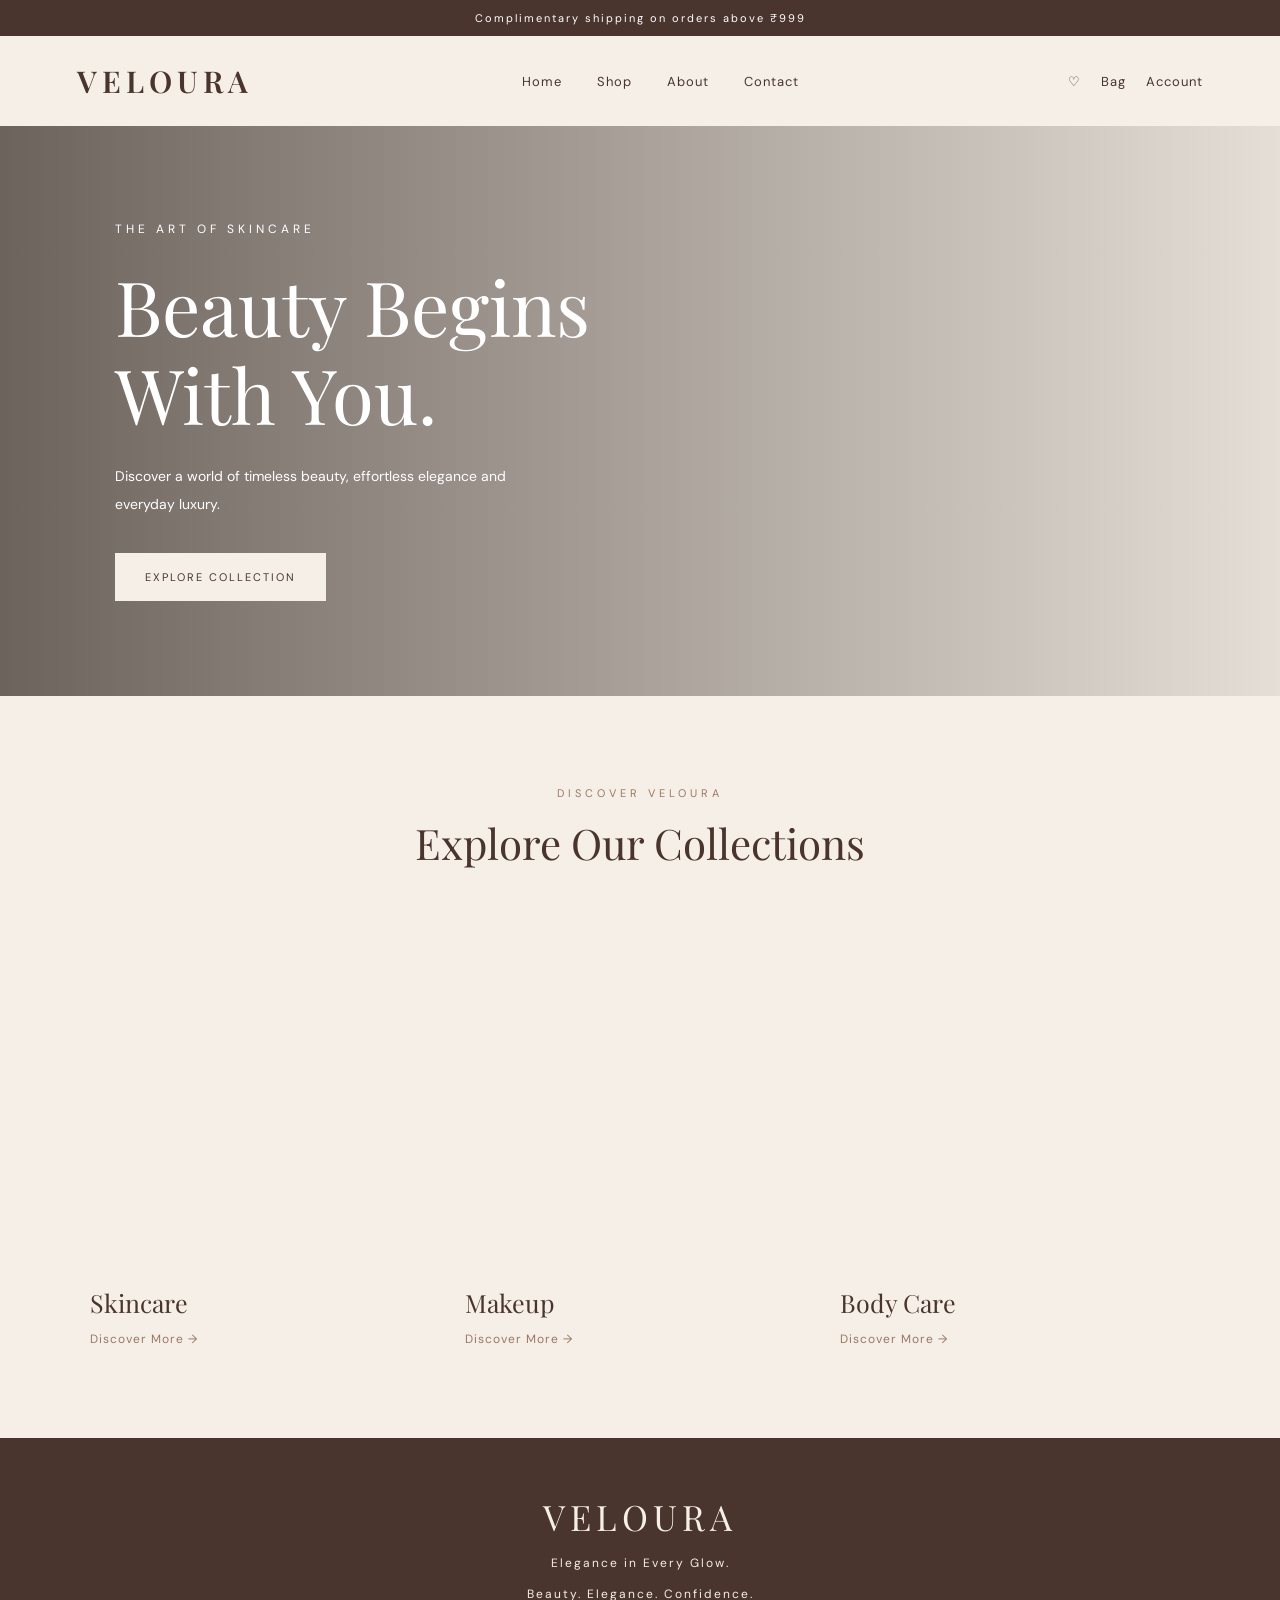
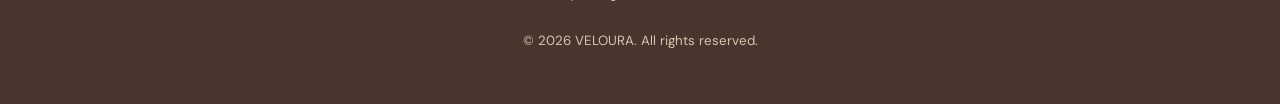
<file: index.html>
<!DOCTYPE html>
<html lang="en">
<head>
    <meta charset="UTF-8">
    <meta name="viewport" content="width=device-width, initial-scale=1.0">

    <title>VELOURA | Elegance in Every Glow</title>

    <link rel="preconnect" href="https://fonts.googleapis.com">
    <link rel="preconnect" href="https://fonts.gstatic.com" crossorigin>

    <link href="https://fonts.googleapis.com/css2?family=DM+Sans:wght@400;500;600;700&family=Playfair+Display:wght@400;500;600&display=swap" rel="stylesheet">

    <link rel="stylesheet" href="css/style.css">
</head>

<body>

    <!-- Announcement Bar -->
    <div class="announcement">
        Complimentary shipping on orders above ₹999
    </div>

    <!-- Navigation -->
    <header class="navbar">

        <a href="index.html" class="logo">VELOURA</a>

        <nav>
            <a href="index.html">Home</a>
            <a href="shop.html">Shop</a>
            <a href="about.html">About</a>
            <a href="contact.html">Contact</a>
        </nav>

        <div class="nav-icons">
            <a href="wishlist.html">♡</a>
            <a href="cart.html">Bag</a>
            <a href="account.html"
         id="accountLink">Account</a> 
        </div>

    </header>

    <!-- Hero Section -->
    <main>

        <section class="hero">

            <div class="hero-content">

                <p class="hero-label">THE ART OF SKINCARE</p>

                <h1>
                    Beauty Begins<br>
                    With You.
                </h1>

                <p class="hero-description">
                    Discover a world of timeless beauty,
                    effortless elegance and everyday luxury.
                </p>

                <a href="shop.html" class="hero-button">
                    EXPLORE COLLECTION
                </a>

            </div>

        </section>

        <!-- Categories -->
        <section class="categories">

            <p class="section-label">DISCOVER VELOURA</p>

            <h2>Explore Our Collections</h2>

            <div class="category-grid">

                <a href="shop.html?category=skincare" class="category-card">
                    <div class="category-image skincare"></div>
                    <h3>Skincare</h3>
                    <span>Discover More →</span>
                </a>

                <a href="shop.html?category=makeup" class="category-card">
                    <div class="category-image makeup"></div>
                    <h3>Makeup</h3>
                    <span>Discover More →</span>
                </a>

                <a href="shop.html?category=bodycare" class="category-card">
                    <div class="category-image bodycare"></div>
                    <h3>Body Care</h3>
                    <span>Discover More →</span>
                </a>

            </div>

        </section>

    </main>

    <!-- Footer -->
    <footer class="footer">

        <h2>VELOURA</h2>

        <p>Elegance in Every Glow.</p>

        <p>Beauty. Elegance. Confidence.</p>

        <small>© 2026 VELOURA. All rights reserved.</small>

    </footer>

    <script src="js/script.js"></script>

</body>
</html>
</file>
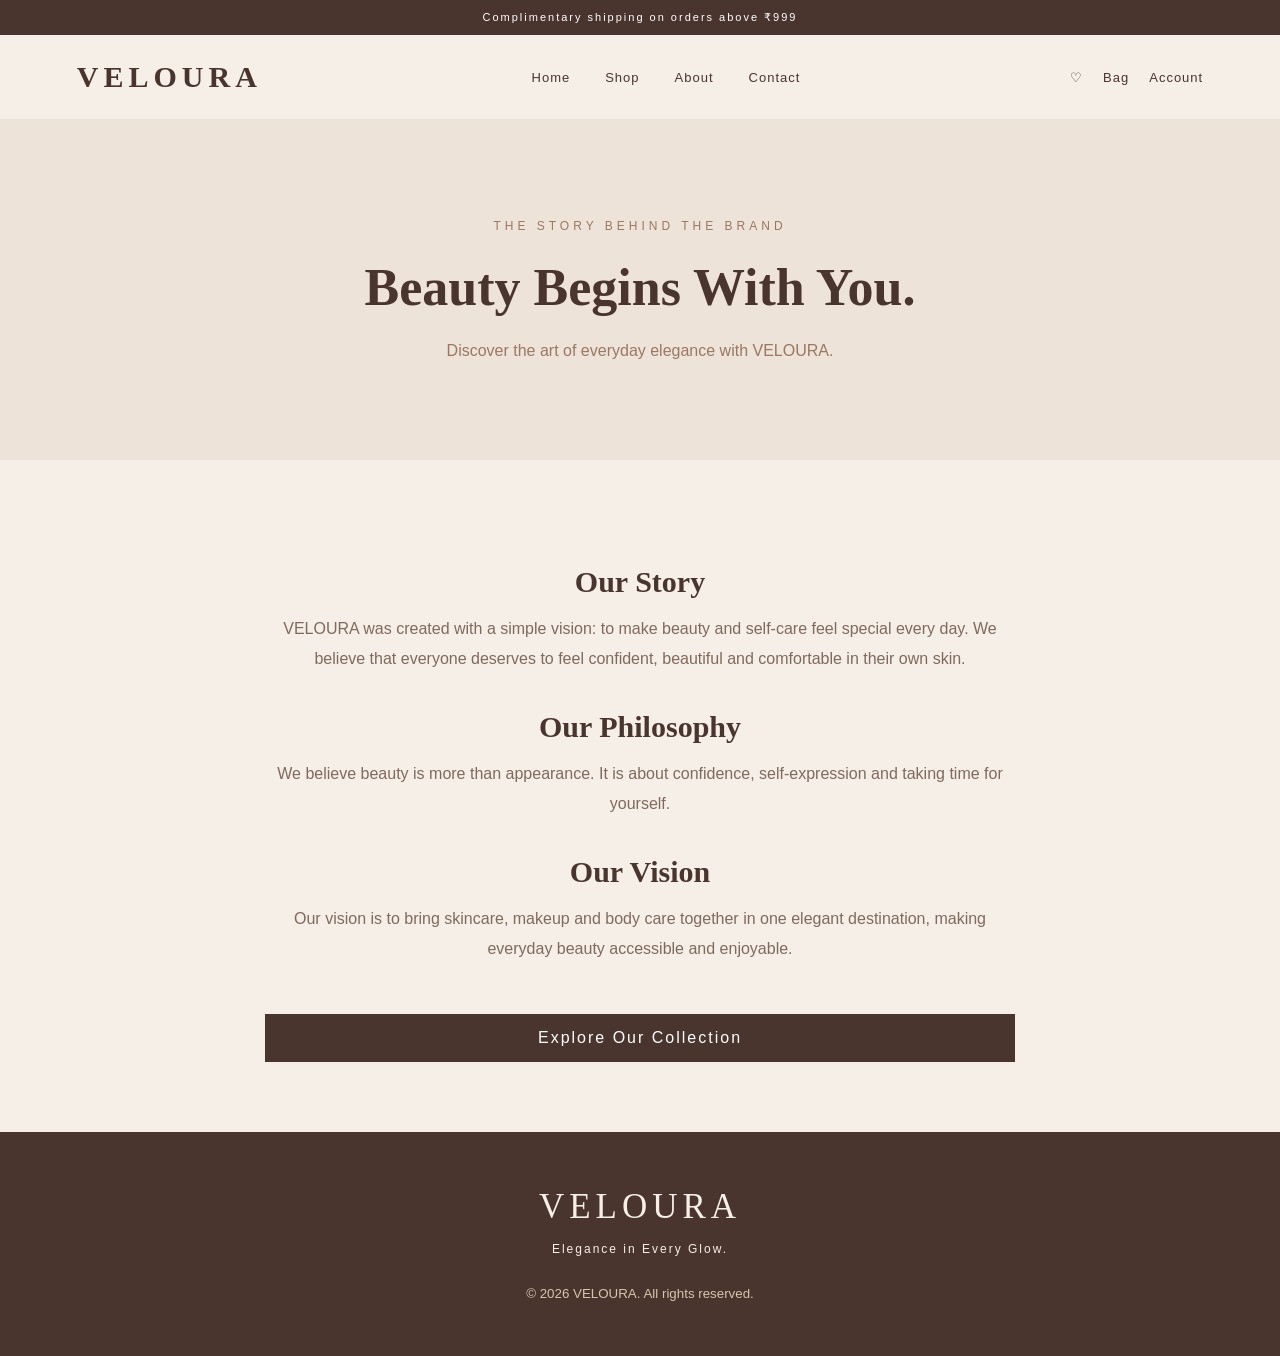
<file: about.html>
<!DOCTYPE html>
<html lang="en">
<head>
    <meta charset="UTF-8">
    <meta name="viewport" content="width=device-width, initial-scale=1.0">
    <title>About Us | VELOURA</title>
    <link rel="stylesheet" href="css/style.css">
</head>
<body>

    <div class="announcement">
        Complimentary shipping on orders above ₹999
    </div>

    <header class="navbar">
        <a href="index.html" class="logo">VELOURA</a>
        <nav>
            <a href="index.html">Home</a>
            <a href="shop.html">Shop</a>
            <a href="about.html">About</a>
            <a href="contact.html">Contact</a>
        </nav>
        <div class="nav-icons">
            <a href="wishlist.html">♡</a>
            <a href="cart.html">Bag</a>
            <a href="account.html">Account</a>
        </div>
    </header>

    <main class="about-page">

        <section class="about-hero">
            <p>THE STORY BEHIND THE BRAND</p>
            <h1>Beauty Begins With You.</h1>
            <p>Discover the art of everyday elegance with VELOURA.</p>
        </section>

        <section class="about-content">
            <h2>Our Story</h2>
            <p>
                VELOURA was created with a simple vision:
                to make beauty and self-care feel special every day.
                We believe that everyone deserves to feel confident,
                beautiful and comfortable in their own skin.
            </p>

            <h2>Our Philosophy</h2>
            <p>
                We believe beauty is more than appearance.
                It is about confidence, self-expression and
                taking time for yourself.
            </p>

            <h2>Our Vision</h2>
            <p>
                Our vision is to bring skincare, makeup and
                body care together in one elegant destination,
                making everyday beauty accessible and enjoyable.
            </p>

            <a href="shop.html" class="auth-button">
                Explore Our Collection
            </a>
        </section>

    </main>

    <footer class="footer">
        <h2>VELOURA</h2>
        <p>Elegance in Every Glow.</p>
        <small>© 2026 VELOURA. All rights reserved.</small>
    </footer>

</body>
</html>
</file>
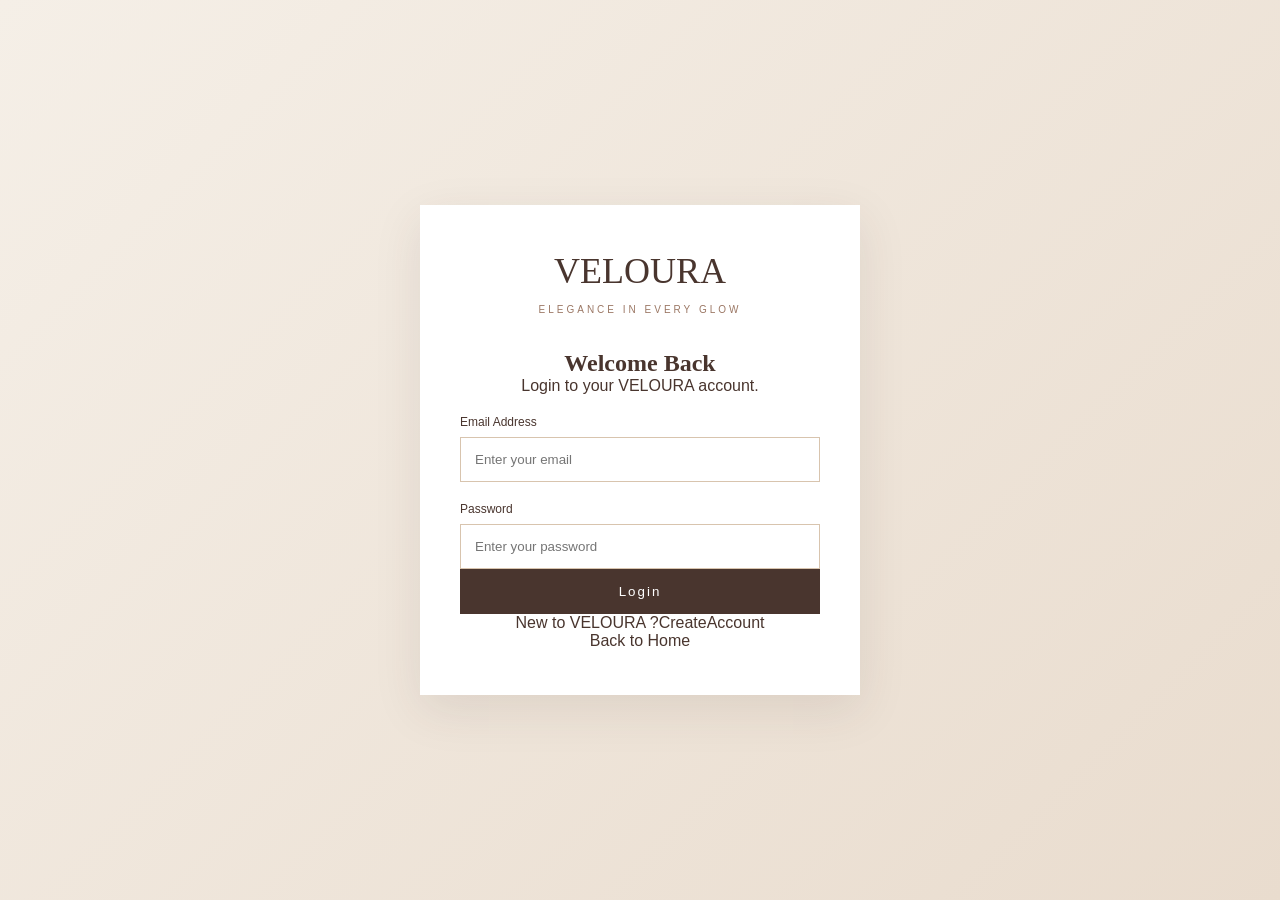
<file: account.html>
<!DOCTYPE html>
<html lang="en">
<head>
    <meta charset="UTF-8">
    <meta name="viewport" content="width=device-width, initial-scale=1.0">
    <title>My Account | VELOURA</title>
    <link rel="stylesheet" href="css/style.css">
</head>

<body class="auth-page">

    <div class="auth-container">

        <h1>VELOURA</h1>
        <p class="auth-tagline">ELEGANCE IN EVERY GLOW</p>

        <h2>My Account</h2>

        <div class="account-details">
            <h3>Personal Information</h3>

            <p>Name</p>
            <h3 id="customerName">Loading...</h3>

            <p>Email Address</p>
            <h3 id="customerEmail">Loading...</h3>
        </div>

        <div class="account-menu">
            <a href="wishlist.html">My Wishlist</a>
            <a href="cart.html">My Bag</a>
            <a href="orders.html">My Orders</a>
        </div>

        <button type="button" id="logoutButton" class="auth-button">
            Logout
        </button>

        <p><a href="index.html">Back to Home</a></p>

    </div>

    <script src="js/script.js"></script>

</body>
</html>
</file>
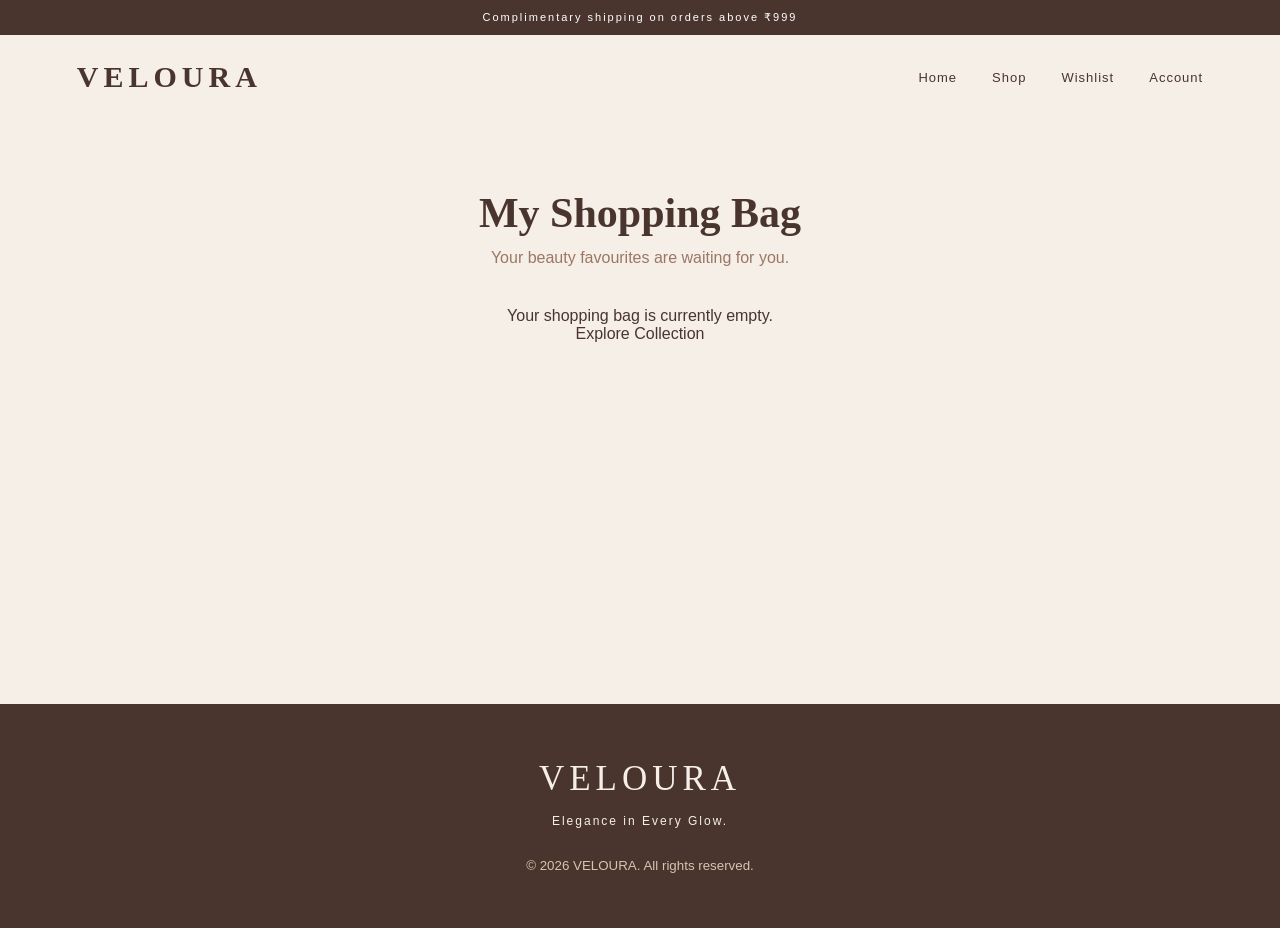
<file: cart.html>
<!DOCTYPE html>
<html lang="en">
<head>
    <meta charset="UTF-8">
    <meta name="viewport" content="width=device-width, initial-scale=1.0">
    <title>My Bag | VELOURA</title>
    <link rel="stylesheet" href="css/style.css">
</head>
<body>

    <div class="announcement">
        Complimentary shipping on orders above ₹999
    </div>

    <header class="navbar">
        <a href="index.html" class="logo">VELOURA</a>
        <nav>
            <a href="index.html">Home</a>
            <a href="shop.html">Shop</a>
            <a href="wishlist.html">Wishlist</a>
            <a href="account.html">Account</a>
        </nav>
    </header>

    <main class="wishlist-page">
        <h1>My Shopping Bag</h1>
        <p>Your beauty favourites are waiting for you.</p>

        <div id="cartContainer">
            <p>Your shopping bag is currently empty.</p>
            <a href="shop.html">Explore Collection</a>
        </div>
    </main>

    <footer class="footer">
        <h2>VELOURA</h2>
        <p>Elegance in Every Glow.</p>
        <small>© 2026 VELOURA. All rights reserved.</small>
    </footer>

    <script src="js/script.js"></script>
</body>
</html>
</file>
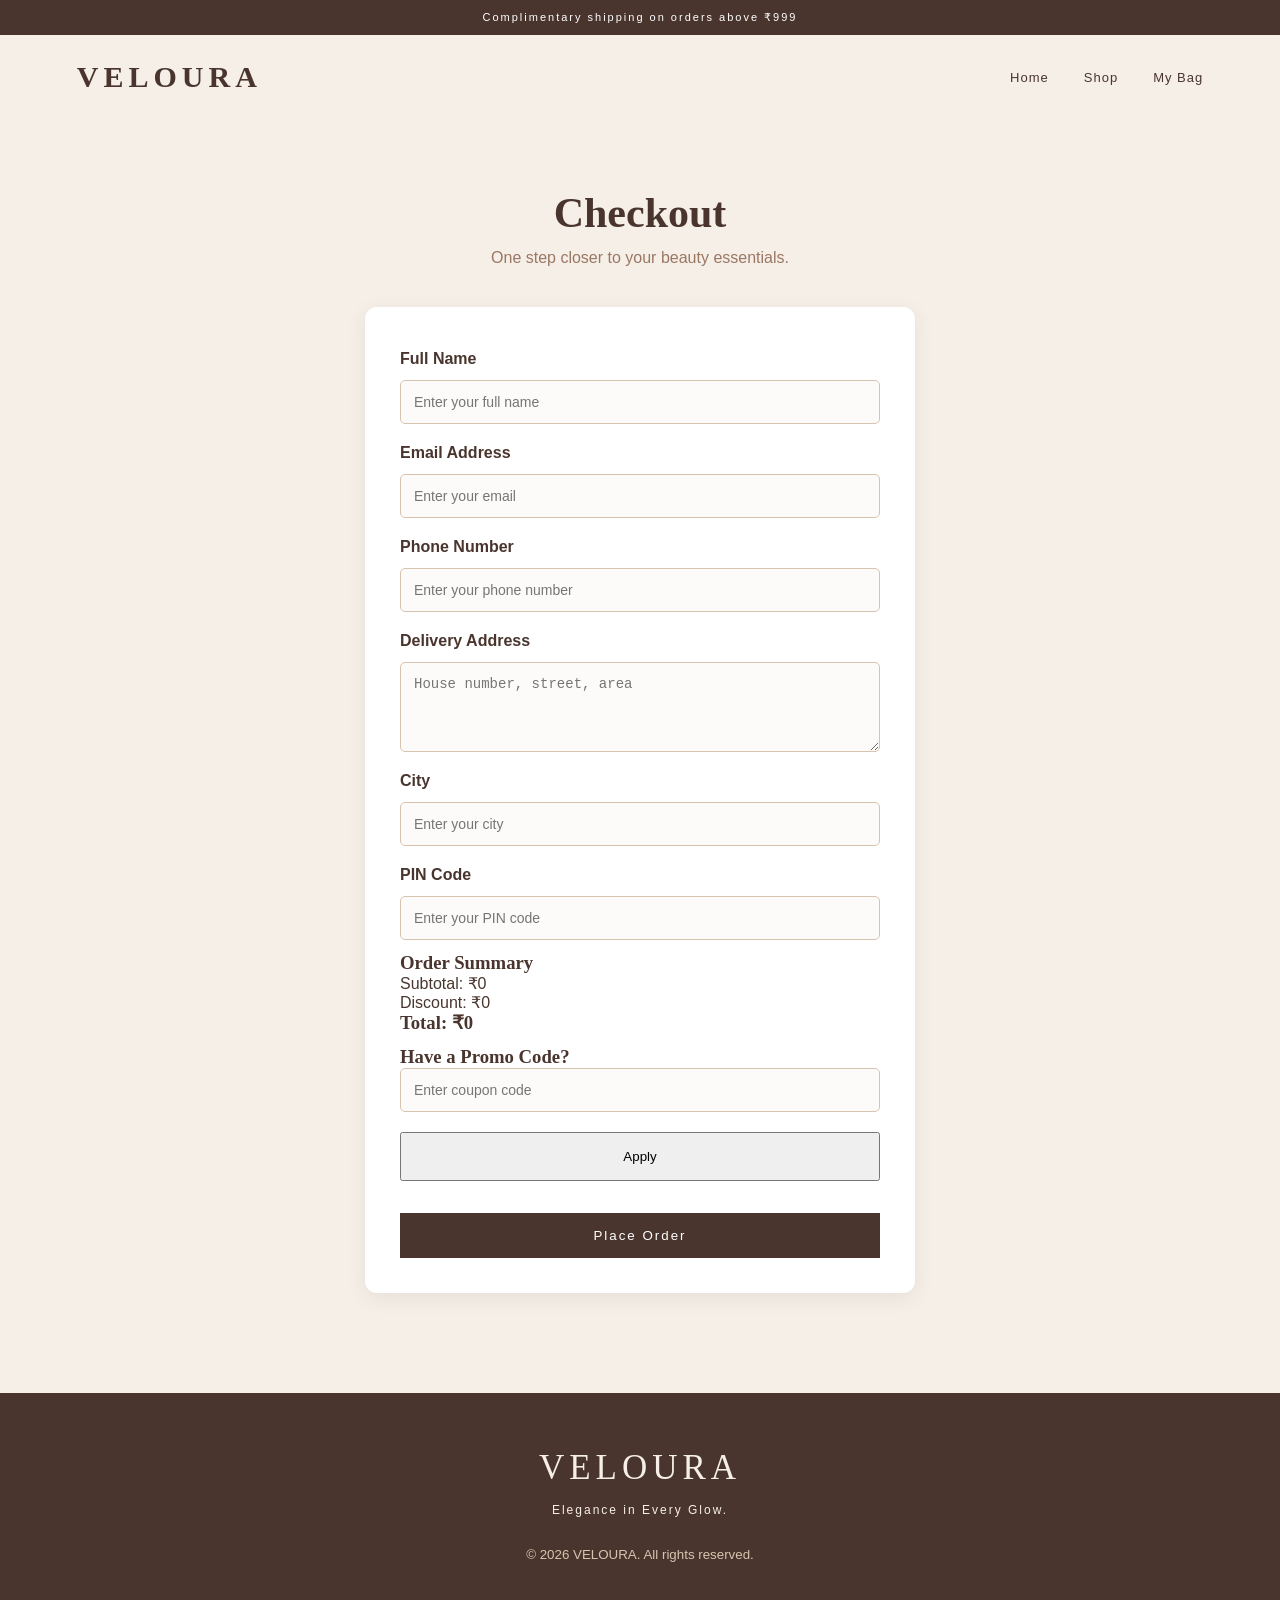
<file: checkout.html>
<!DOCTYPE html>
<html lang="en">
<head>
    <meta charset="UTF-8">
    <meta name="viewport" content="width=device-width, initial-scale=1.0">
    <title>Checkout | VELOURA</title>
    <link rel="stylesheet" href="css/style.css">
</head>
<body>

    <div class="announcement">
        Complimentary shipping on orders above ₹999
    </div>

    <header class="navbar">
        <a href="index.html" class="logo">VELOURA</a>
        <nav>
            <a href="index.html">Home</a>
            <a href="shop.html">Shop</a>
            <a href="cart.html">My Bag</a>
        </nav>
    </header>

    <main class="wishlist-page">
        <h1>Checkout</h1>
        <p>One step closer to your beauty essentials.</p>

        <div id="checkoutContainer">
            <form id="checkoutForm">

                <label for="fullName">Full Name</label>
                <input type="text" id="fullName" placeholder="Enter your full name" required>

                <label for="checkoutEmail">Email Address</label>
                <input type="email" id="checkoutEmail" placeholder="Enter your email" required>

                <label for="phone">Phone Number</label>
                <input type="tel" id="phone" placeholder="Enter your phone number" required>

                <label for="address">Delivery Address</label>
                <textarea id="address" placeholder="House number, street, area" required></textarea>

                <label for="city">City</label>
                <input type="text" id="city" placeholder="Enter your city" required>

                <label for="pincode">PIN Code</label>
                <input type="text" id="pincode" placeholder="Enter your PIN code" required>

                <div class="checkout-summary">

    <h3>Order Summary</h3>

    <p>Subtotal: ₹<span id="checkoutSubtotal">0</span></p>

    <p>Discount: ₹<span id="checkoutDiscount">0</span></p>

    <h3>Total: ₹<span id="checkoutTotal">0</span></h3>

</div>
                    <div class="coupon-section">
    <h3>Have a Promo Code?</h3>

    <div class="coupon-input">
        <input
            type="text"
            id="couponCode"
            placeholder="Enter coupon code"
        >

        <button type="button" onclick="applyCoupon()">
            Apply
        </button>
    </div>

    <p id="couponMessage"></p>
</div>
<button type="submit" class="auth-button">
                    Place Order
                </button>

            </form>
        </div>
    </main>

    <footer class="footer">
        <h2>VELOURA</h2>
        <p>Elegance in Every Glow.</p>
        <small>© 2026 VELOURA. All rights reserved.</small>
    </footer>

    <script src="js/script.js"></script>
</body>
</html>
</file>
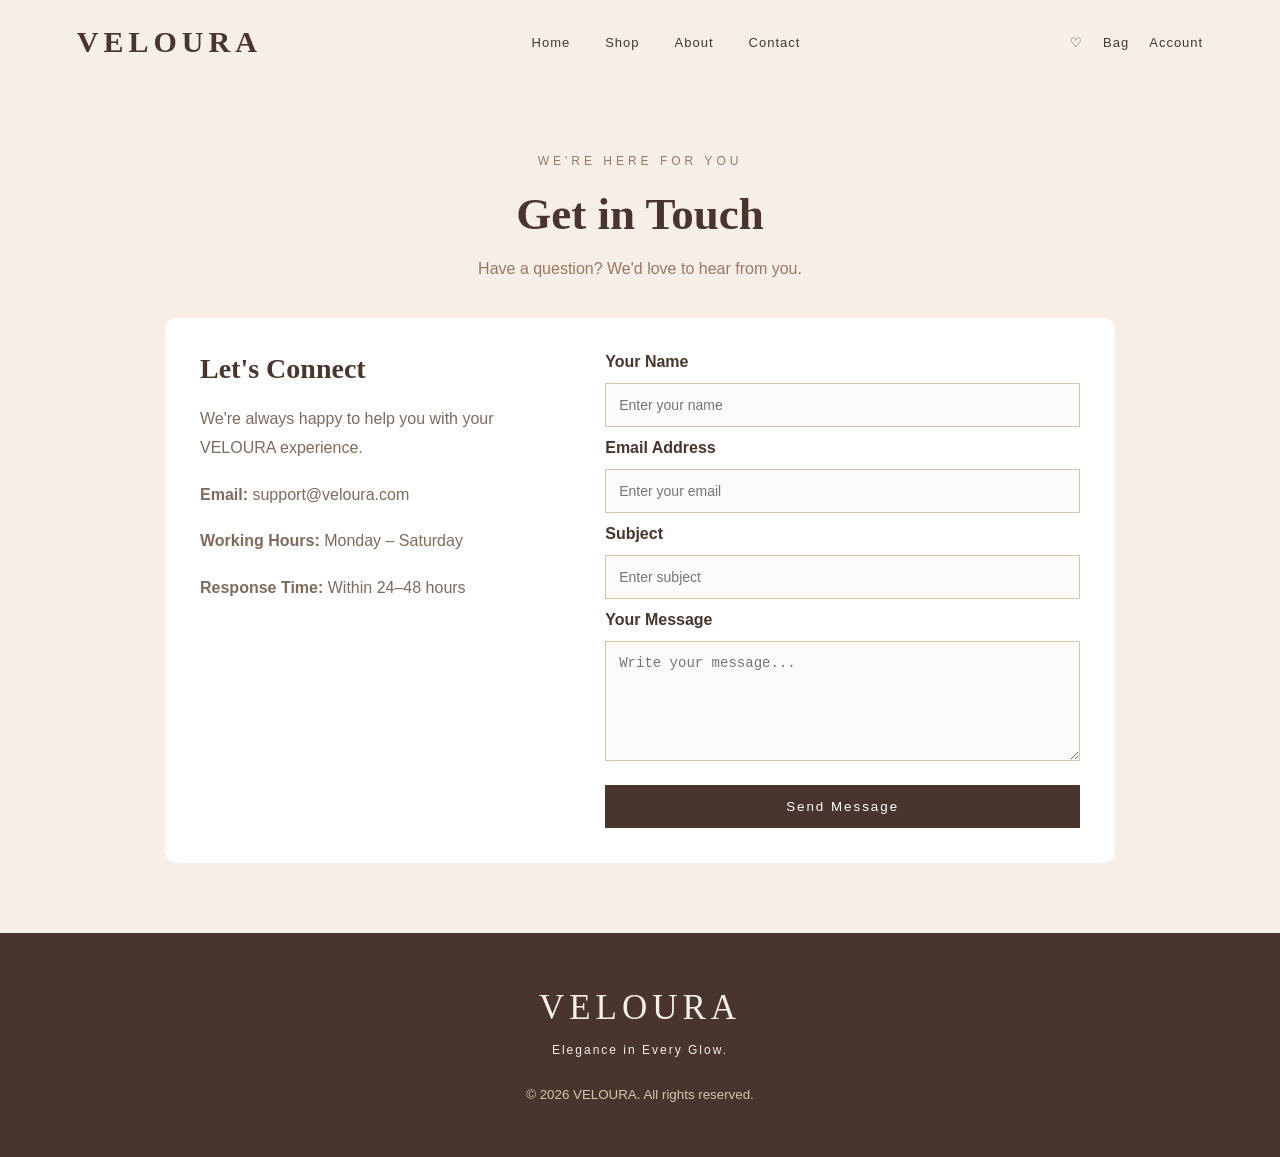
<file: contact.html>
<!DOCTYPE html>
<html lang="en">
<head>
    <meta charset="UTF-8">
    <meta name="viewport" content="width=device-width, initial-scale=1.0">
    <title>Contact Us | VELOURA</title>
    <link rel="stylesheet" href="css/style.css">
</head>
<body>

    <header class="navbar">
        <a href="index.html" class="logo">VELOURA</a>
        <nav>
            <a href="index.html">Home</a>
            <a href="shop.html">Shop</a>
            <a href="about.html">About</a>
            <a href="contact.html">Contact</a>
        </nav>
        <div class="nav-icons">
            <a href="wishlist.html">♡</a>
            <a href="cart.html">Bag</a>
            <a href="account.html">Account</a>
        </div>
    </header>

    <main class="contact-page">
        <section class="contact-heading">
            <p>WE'RE HERE FOR YOU</p>
            <h1>Get in Touch</h1>
            <p>Have a question? We'd love to hear from you.</p>
        </section>

        <section class="contact-container">
            <div class="contact-info">
                <h2>Let's Connect</h2>
                <p>We're always happy to help you with your VELOURA experience.</p>
                <p><strong>Email:</strong> support@veloura.com</p>
                <p><strong>Working Hours:</strong> Monday – Saturday</p>
                <p><strong>Response Time:</strong> Within 24–48 hours</p>
            </div>

            <form id="contactForm">
                <label for="contactName">Your Name</label>
                <input type="text" id="contactName" placeholder="Enter your name" required>

                <label for="contactEmail">Email Address</label>
                <input type="email" id="contactEmail" placeholder="Enter your email" required>

                <label for="contactSubject">Subject</label>
                <input type="text" id="contactSubject" placeholder="Enter subject" required>

                <label for="contactMessage">Your Message</label>
                <textarea id="contactMessage" placeholder="Write your message..." required></textarea>

                <button type="submit" class="auth-button">Send Message</button>
            </form>
        </section>
    </main>

    <footer class="footer">
        <h2>VELOURA</h2>
        <p>Elegance in Every Glow.</p>
        <small>© 2026 VELOURA. All rights reserved.</small>
    </footer>

    <script src="js/script.js"></script>
</body>
</html>
</file>
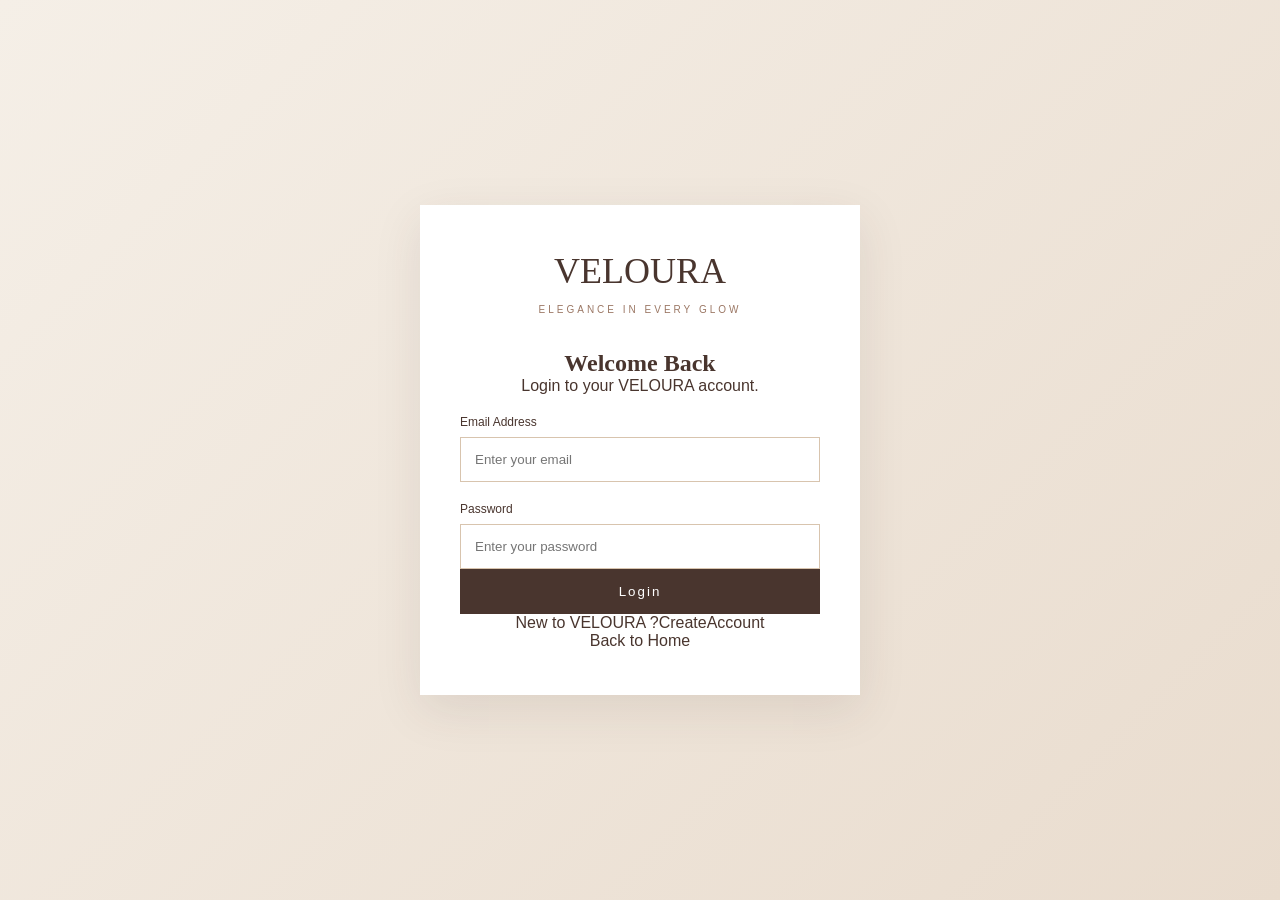
<file: login.html>
<!DOCTYPE html>
<html lang="en">
<head>
    <meta charset="UTF-8">
    <meta name="viewport" content="width=device-width, initial-scale=1.0">
    <title>Login | VELOURA</title>
    <link rel="stylesheet" href="css/style.css">
</head>

<body class="auth-page">

    <div class="auth-container">

        <h1>VELOURA</h1>
        <p class="auth-tagline">ELEGANCE IN EVERY GLOW</p>

        <h2>Welcome Back</h2>
        <p>Login to your VELOURA account.</p>

        <form id="loginForm">

            <label for="email">Email Address</label>
            <input
                type="email"
                id="email"
                placeholder="Enter your email"
                required
            >

            <label for="password">Password</label>
            <input
                type="password"
                id="password"
                placeholder="Enter your password"
                required
            >

            <button type="submit" class="auth-button">
                Login
            </button>

        </form> 
        <p>New to VELOURA ?<a
            href="signup.html">CreateAccount</a></p>
            <p><a href="index.html">Back to Home</a></p>

    </div>

    <script src="js/script.js"></script>

</body>
</html>
</file>
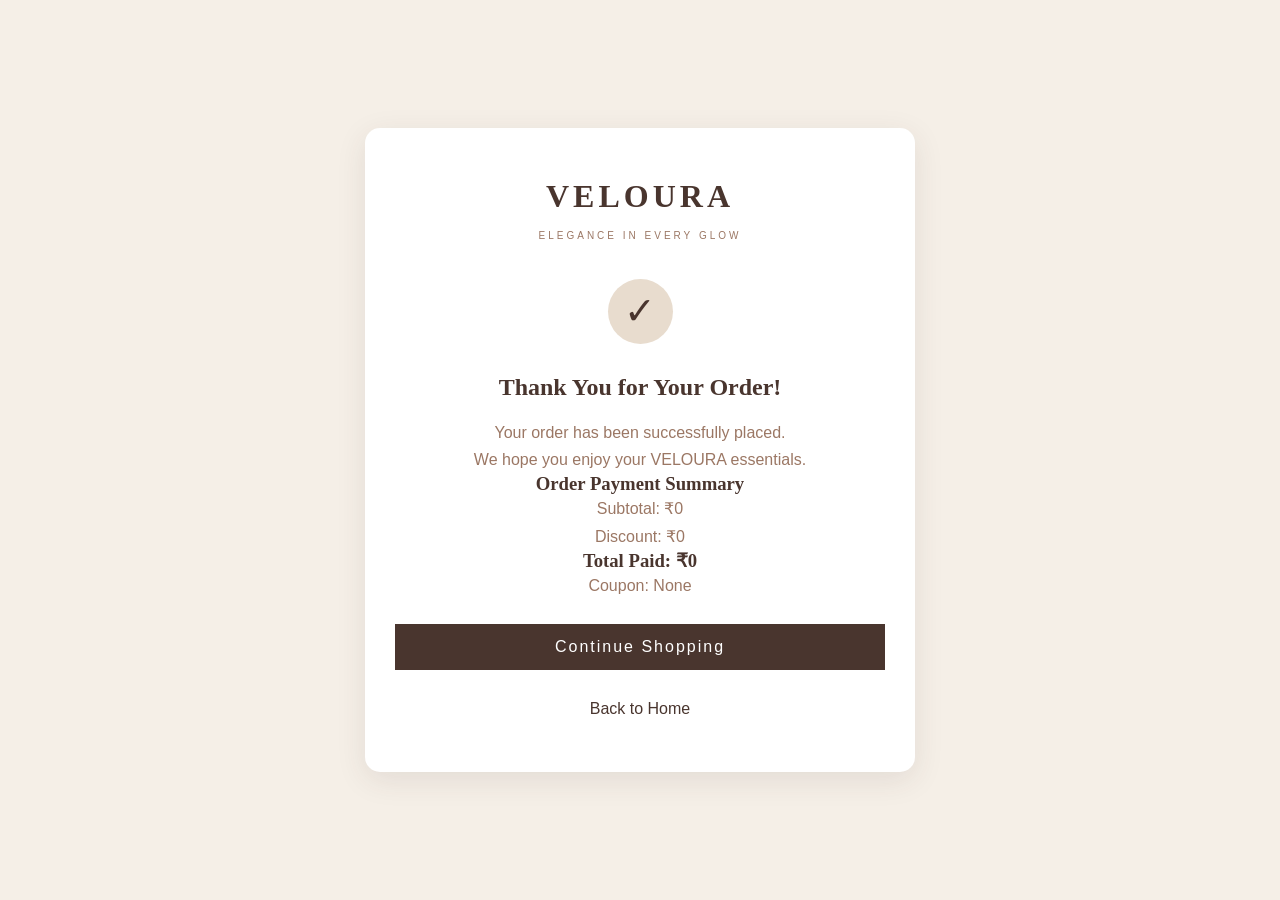
<file: order-confirmation.html>
<!DOCTYPE html>
<html lang="en">
<head>
    <meta charset="UTF-8">
    <meta name="viewport" content="width=device-width, initial-scale=1.0">
    <title>Order Confirmed | VELOURA</title>
    <link rel="stylesheet" href="css/style.css">
</head>
<body class="order-page">

    <main class="order-success">
        <h1>VELOURA</h1>
        <p class="auth-tagline">ELEGANCE IN EVERY GLOW</p>

        <div class="success-icon">✓</div>

        <h2>Thank You for Your Order!</h2>

        <p>Your order has been successfully placed.</p>
        <p>We hope you enjoy your VELOURA essentials.</p>
        <div class="checkout-summary">
    <h3>Order Payment Summary</h3>
    <p>Subtotal: ₹<span id="confirmedSubtotal">0</span></p>
    <p>Discount: ₹<span id="confirmedDiscount">0</span></p>
    <h3>Total Paid: ₹<span id="confirmedTotal">0</span></h3>
    <p>Coupon: <span id="confirmedCoupon">None</span></p>
</div>

        <a href="shop.html" class="auth-button">
            Continue Shopping
        </a>

        <p><a href="index.html">Back to Home</a></p>
    </main>
        <script src="js/script.js"></script>
</body>
</html>
</file>
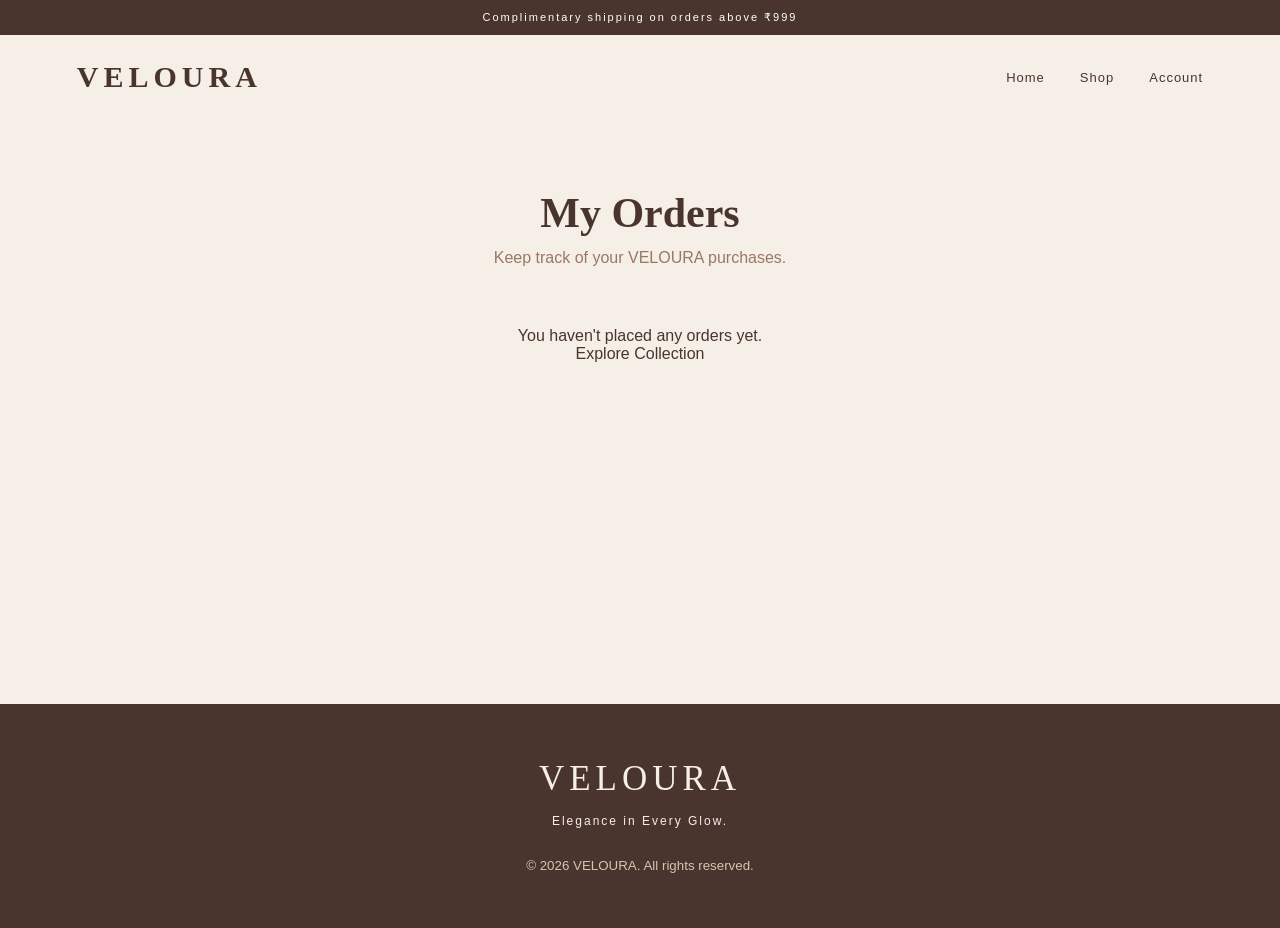
<file: orders.html>
<!DOCTYPE html>
<html lang="en">
<head>
    <meta charset="UTF-8">
    <meta name="viewport" content="width=device-width, initial-scale=1.0">
    <title>My Orders | VELOURA</title>
    <link rel="stylesheet" href="css/style.css">
</head>
<body>

    <div class="announcement">
        Complimentary shipping on orders above ₹999
    </div>

    <header class="navbar">
        <a href="index.html" class="logo">VELOURA</a>
        <nav>
            <a href="index.html">Home</a>
            <a href="shop.html">Shop</a>
            <a href="account.html">Account</a>
        </nav>
    </header>

    <main class="wishlist-page">
        <h1>My Orders</h1>
        <p>Keep track of your VELOURA purchases.</p>

        <div id="ordersContainer">
            <p>You haven't placed any orders yet.</p>
            <a href="shop.html">Explore Collection</a>
        </div>
    </main>

    <footer class="footer">
        <h2>VELOURA</h2>
        <p>Elegance in Every Glow.</p>
        <small>© 2026 VELOURA. All rights reserved.</small>
    </footer>

    <script src="js/script.js"></script>
</body>
</html>
</file>
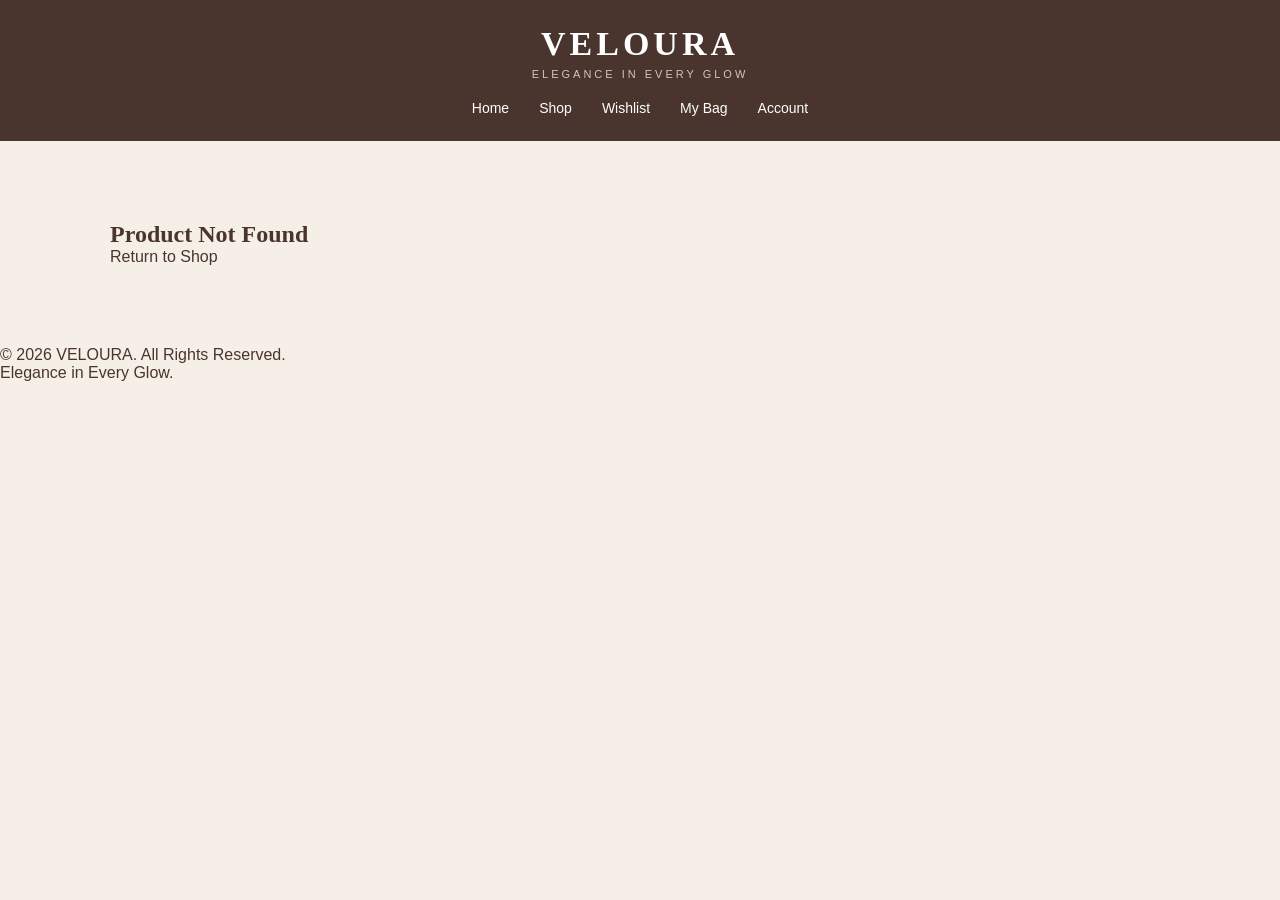
<file: product-details.html>
<!DOCTYPE html>
<html lang="en">
<head>
    <meta charset="UTF-8">
    <meta name="viewport" content="width=device-width, initial-scale=1.0">
    <title>Product Details | VELOURA</title>
    <link rel="stylesheet" href="css/style.css">
</head>

<body>

    <header class="header">
        <h1>VELOURA</h1>
        <p>ELEGANCE IN EVERY GLOW</p>

        <nav>
            <a href="index.html">Home</a>
            <a href="shop.html">Shop</a>
            <a href="wishlist.html">Wishlist</a>
            <a href="cart.html">My Bag</a>
            <a href="account.html">Account</a>
        </nav>
    </header>

    <main class="product-details-page">

        <div id="productDetails">
            Loading product details...
        </div>

    </main>

    <footer>
        <p>© 2026 VELOURA. All Rights Reserved.</p>
        <p>Elegance in Every Glow.</p>
    </footer>

    <script src="js/script.js"></script>

</body>
</html>
</file>
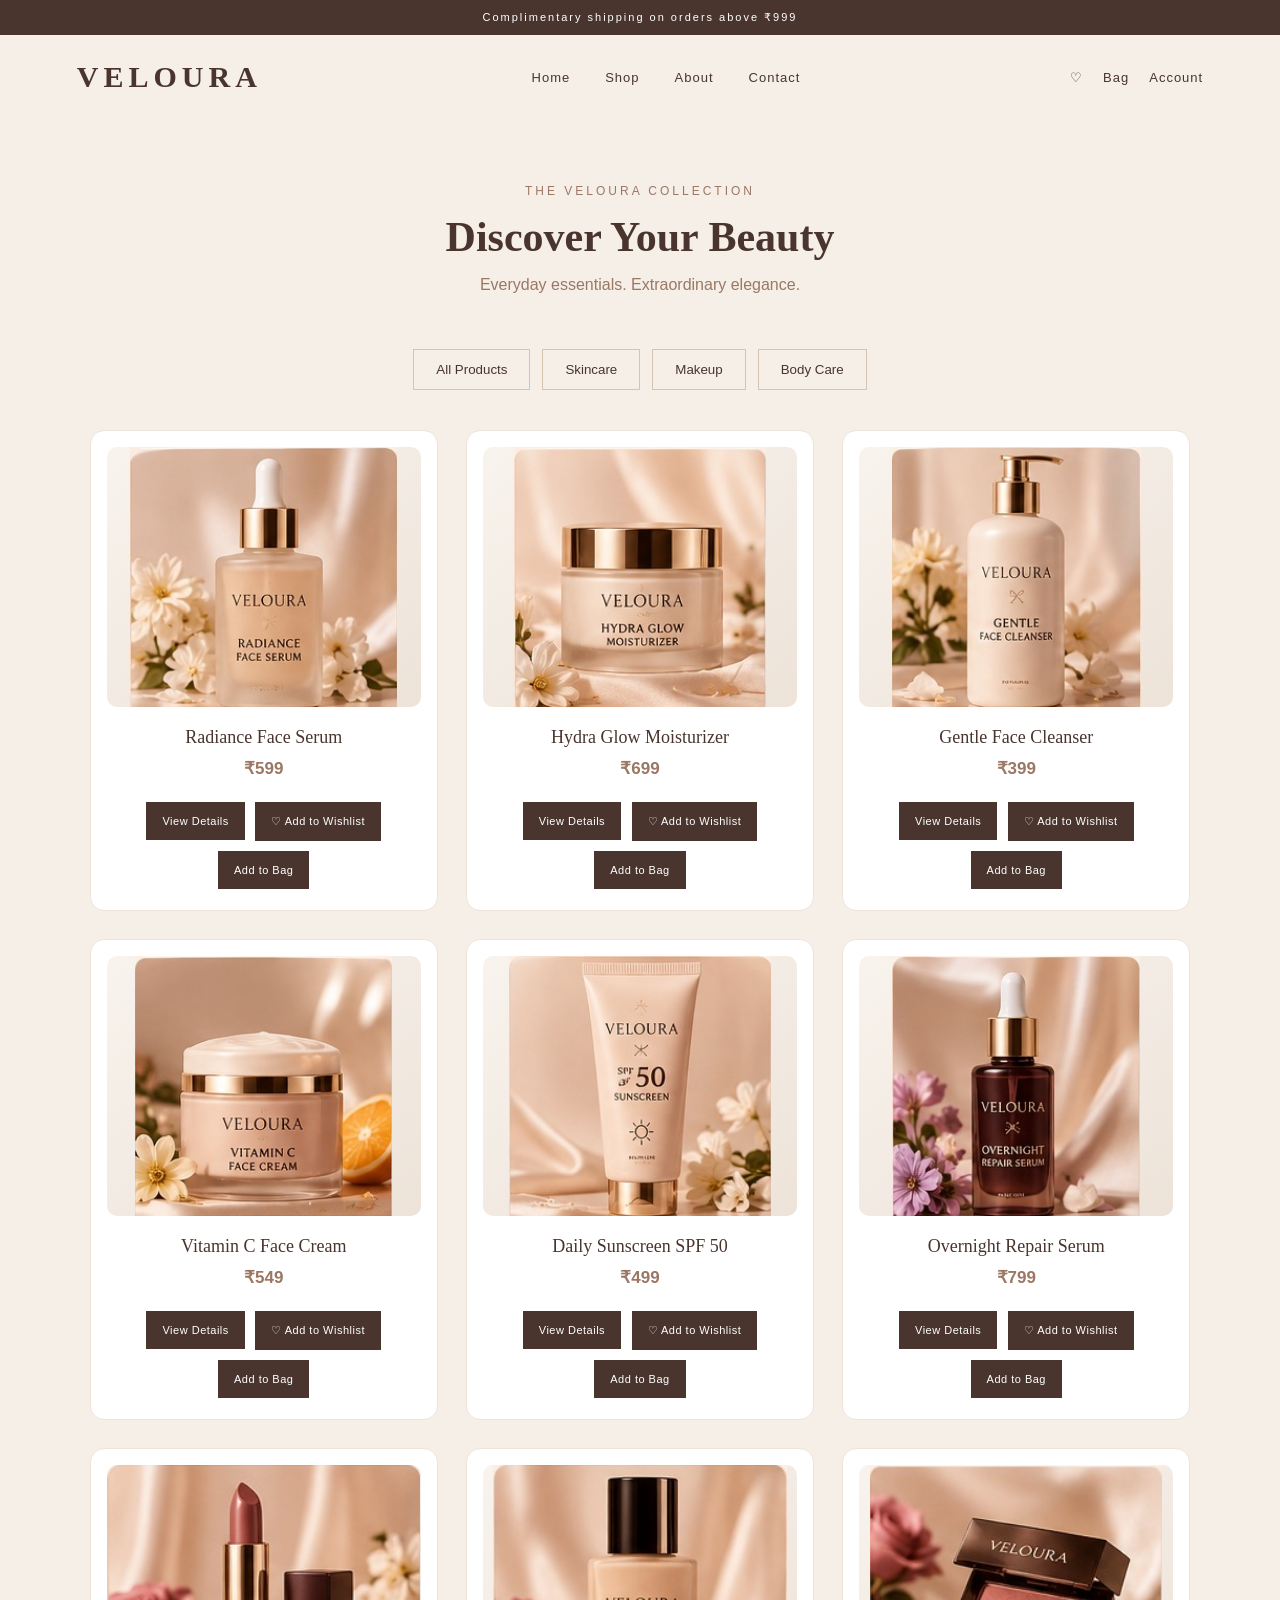
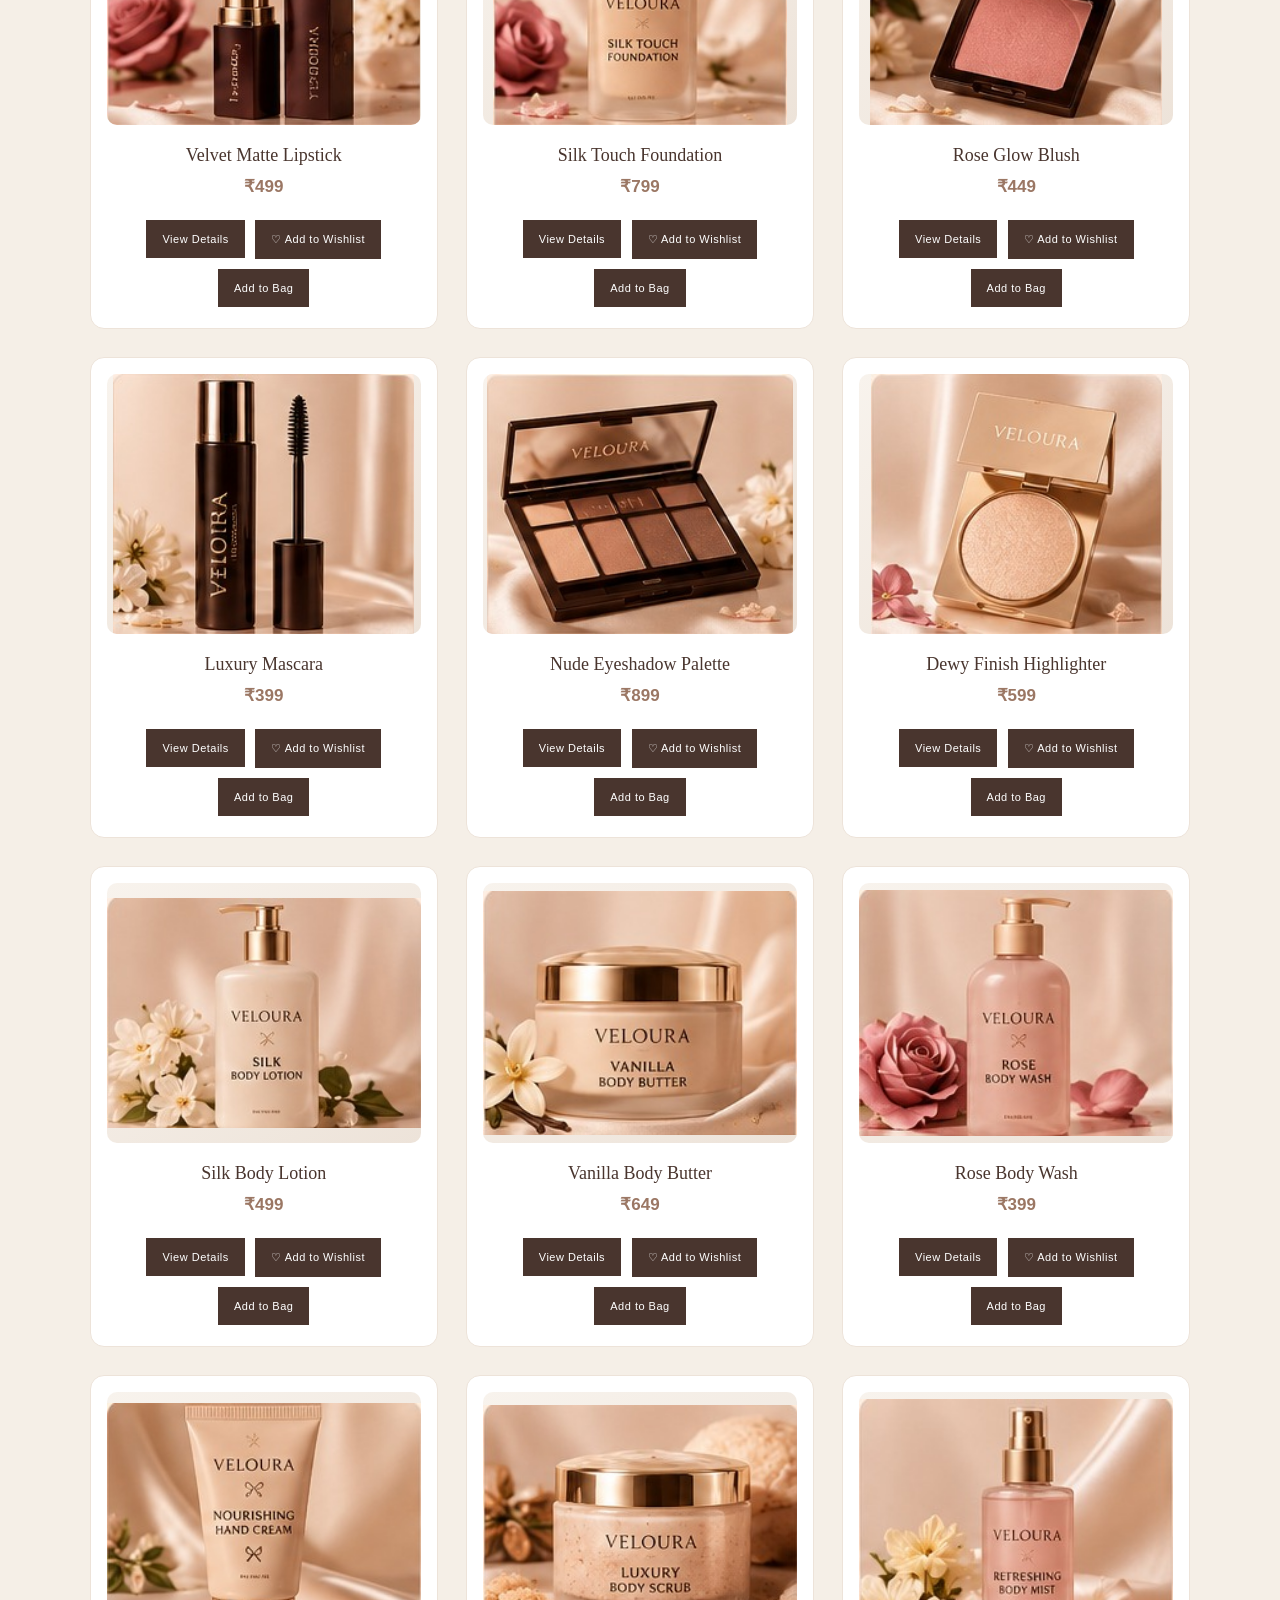
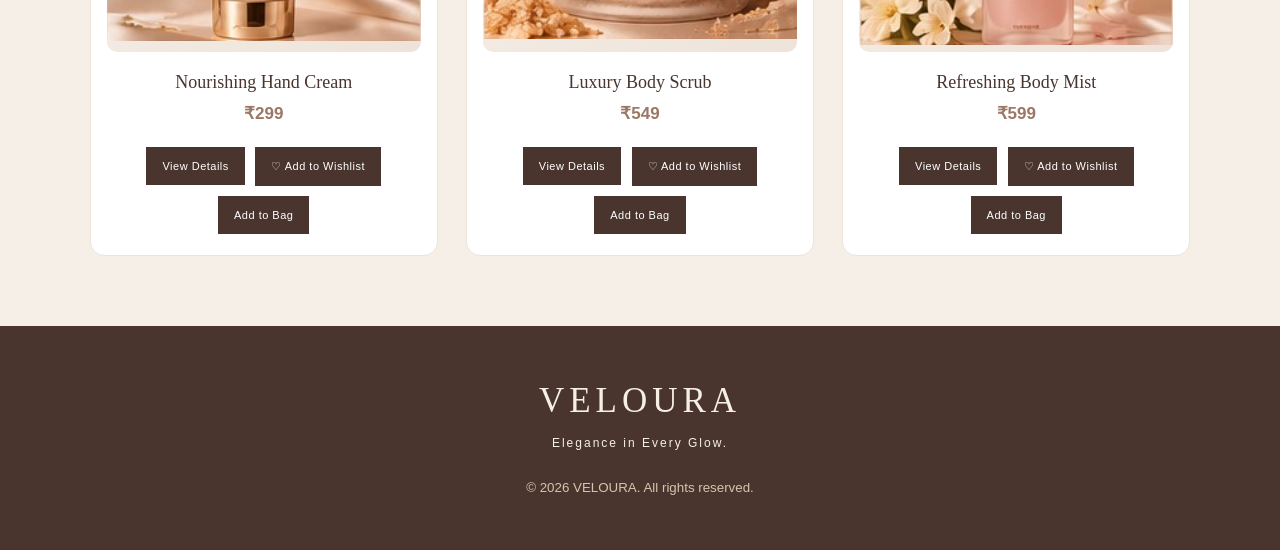
<file: shop.html>
<!DOCTYPE html>
<html lang="en">
<head>
    <meta charset="UTF-8">
    <meta name="viewport" content="width=device-width, initial-scale=1.0">
    <title>Shop | VELOURA</title>
    <link rel="stylesheet" href="css/style.css">
</head>

<body>

    <div class="announcement">
        Complimentary shipping on orders above ₹999
    </div>

    <header class="navbar">
        <a href="index.html" class="logo">VELOURA</a>

        <nav>
            <a href="index.html">Home</a>
            <a href="shop.html">Shop</a>
            <a href="about.html">About</a>
            <a href="contact.html">Contact</a>
        </nav>

        <div class="nav-icons">
            <a href="wishlist.html">♡</a>
            <a href="cart.html">Bag</a>
            <a href="account.html">Account</a>
        </div>
    </header>

    <main class="shop-page">

        <section class="shop-heading">
            <p>THE VELOURA COLLECTION</p>
            <h1>Discover Your Beauty</h1>
            <span>Everyday essentials. Extraordinary elegance.</span>
        </section>

        <section class="shop-filters">
            <button onclick="filterProducts('all')">All Products</button>
            <button onclick="filterProducts('skincare')">Skincare</button>
            <button onclick="filterProducts('makeup')">Makeup</button>
            <button onclick="filterProducts('bodycare')">Body Care</button>
        </section>

        <section class="product-grid" id="productGrid">

            <p>Our collection is coming together...</p>

        </section>

    </main>

    <footer class="footer">
        <h2>VELOURA</h2>
        <p>Elegance in Every Glow.</p>
        <small>© 2026 VELOURA. All rights reserved.</small>
    </footer>

    <script src="js/script.js"></script>

</body>
</html>
</file>
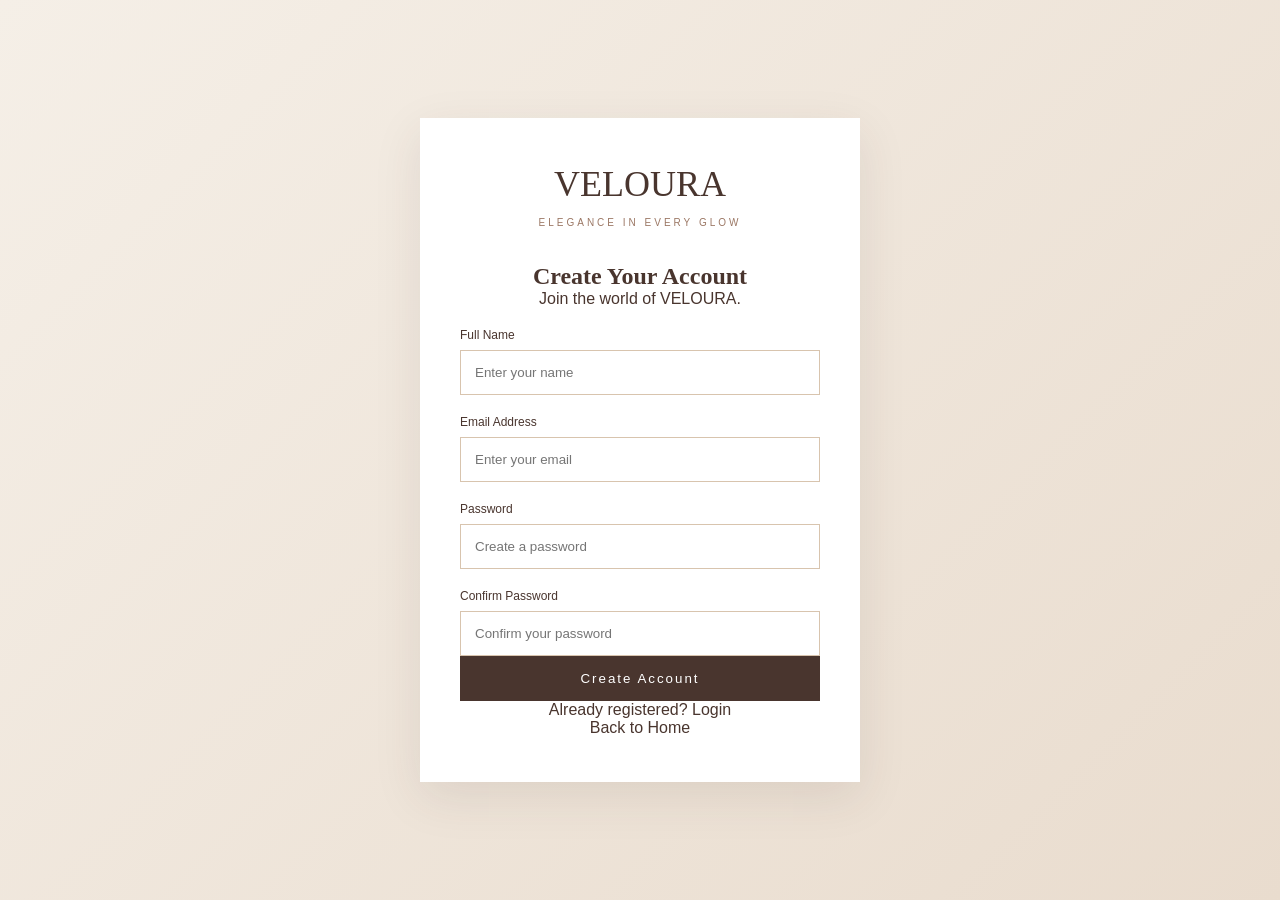
<file: signup.html>
<!DOCTYPE html>
<html lang="en">
<head>
    <meta charset="UTF-8">
    <meta name="viewport" content="width=device-width, initial-scale=1.0">
    <title>Create Account | VELOURA</title>
    <link rel="stylesheet" href="css/style.css">
</head>

<body class="auth-page">

    <div class="auth-container">

        <h1>VELOURA</h1>
        <p class="auth-tagline">ELEGANCE IN EVERY GLOW</p>

        <h2>Create Your Account</h2>
        <p>Join the world of VELOURA.</p>

        <form id="signupForm">

            <label for="fullname">Full Name</label>
            <input type="text" id="fullname" placeholder="Enter your name" required>

            <label for="signupEmail">Email Address</label>
            <input type="email" id="signupEmail" placeholder="Enter your email" required>

            <label for="signupPassword">Password</label>
            <input type="password" id="signupPassword" placeholder="Create a password" required>

            <label for="confirmPassword">Confirm Password</label>
            <input type="password" id="confirmPassword" placeholder="Confirm your password" required>

            <button type="submit" class="auth-button">
                Create Account
            </button>

        </form>

        <p>Already registered? <a href="login.html">Login</a></p>
        <p><a href="index.html">Back to Home</a></p>

    </div>

    <script src="js/script.js"></script>

</body>
</html>
</file>
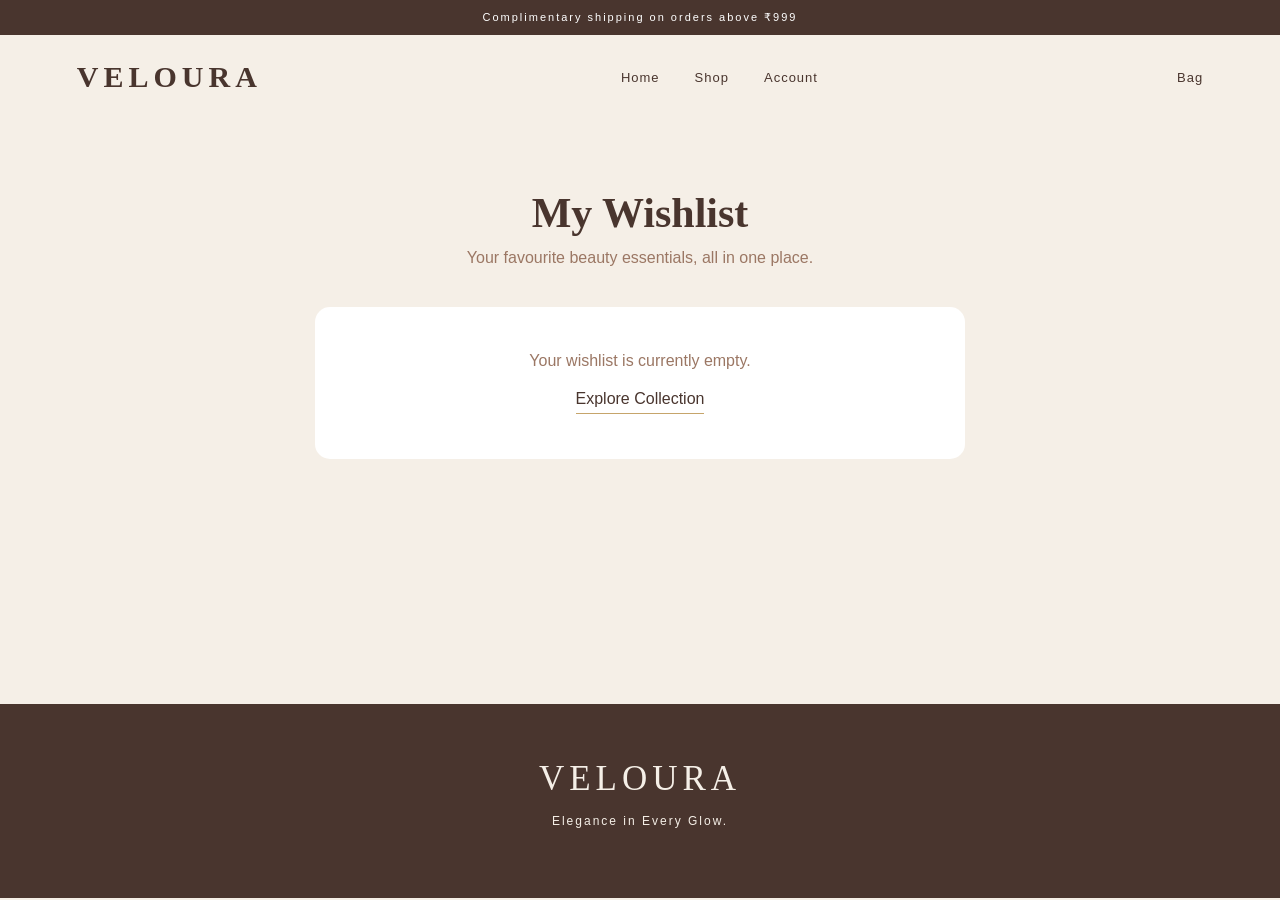
<file: wishlist.html>
<!DOCTYPE html>
<html lang="en">
<head>
    <meta charset="UTF-8">
    <meta name="viewport" content="width=device-width, initial-scale=1.0">
    <title>My Wishlist | VELOURA</title>
    <link rel="stylesheet" href="css/style.css">
</head>

<body>

    <div class="announcement">
        Complimentary shipping on orders above ₹999
    </div>

    <header class="navbar">
        <a href="index.html" class="logo">VELOURA</a>

        <nav>
            <a href="index.html">Home</a>
            <a href="shop.html">Shop</a>
            <a href="account.html">Account</a>
        </nav>

        <div class="nav-icons">
            <a href="cart.html">Bag</a>
        </div>
    </header>

    <main class="wishlist-page">
        <h1>My Wishlist</h1>
        <p>Your favourite beauty essentials, all in one place.</p>

        <div id="wishlistContainer">
            <p>Your wishlist is currently empty.</p>
            <a href="shop.html">Explore Collection</a>
        </div>
    </main>

    <footer class="footer">
        <h2>VELOURA</h2>
        <p>Elegance in Every Glow.</p>
    </footer>

    <script src="js/script.js"></script>

</body>
</html>
</file>
<file: css/style.css>
/* =========================
   VELOURA - LUXURY WEBSITE
========================= */

:root {
    --ivory: #F5EFE7;
    --champagne: #D8C4AE;
    --mocha: #9B7764;
    --espresso: #49352E;
    --gold: #C6A56B;
    --white: #FFFFFF;
}

* {
    margin: 0;
    padding: 0;
    box-sizing: border-box;
}

body {
    background: var(--ivory);
    color: var(--espresso);
    font-family: 'DM Sans', sans-serif;
}

a {
    text-decoration: none;
    color: inherit;
}

h1, h2, h3 {
    font-family: 'Playfair Display', serif;
}

/* ANNOUNCEMENT */

.announcement {
    background: var(--espresso);
    color: var(--white);
    text-align: center;
    padding: 11px;
    font-size: 11px;
    letter-spacing: 2px;
}

/* NAVIGATION */

.navbar {
    display: flex;
    align-items: center;
    justify-content: space-between;
    padding: 25px 6%;
    background: var(--ivory);
}

.logo {
    font-family: 'Playfair Display', serif;
    font-size: 30px;
    letter-spacing: 5px;
    font-weight: 600;
}

.navbar nav {
    display: flex;
    gap: 35px;
}

.navbar nav a,
.nav-icons a {
    font-size: 13px;
    letter-spacing: 1px;
    transition: 0.3s;
}

.navbar nav a:hover,
.nav-icons a:hover {
    color: var(--mocha);
}

.nav-icons {
    display: flex;
    gap: 20px;
}

/* HERO SECTION */

.hero {
    min-height: 570px;
    background:
        linear-gradient(
            90deg,
            rgba(35, 24, 19, 0.65),
            rgba(35, 24, 19, 0.08)
        ),
        url('https://images.unsplash.com/photo-1601049541289-9b1b7bbbfe19?auto=format&fit=crop&w=1800&q=85');

    background-size: cover;
    background-position: center;
    display: flex;
    align-items: center;
    padding: 70px 9%;
}

.hero-content {
    max-width: 540px;
    color: var(--white);
}

.hero-label {
    font-size: 12px;
    letter-spacing: 4px;
    margin-bottom: 25px;
}

.hero h1 {
    font-size: clamp(48px, 6vw, 76px);
    line-height: 1.15;
    font-weight: 400;
    margin-bottom: 25px;
}

.hero-description {
    font-size: 14px;
    line-height: 2;
    max-width: 410px;
    margin-bottom: 35px;
}

.hero-button {
    display: inline-block;
    background: var(--ivory);
    color: var(--espresso);
    padding: 17px 30px;
    font-size: 11px;
    letter-spacing: 2px;
    transition: 0.3s;
}

.hero-button:hover {
    background: var(--gold);
}

/* CATEGORIES */

.categories {
    padding: 90px 7%;
    text-align: center;
}

.section-label {
    color: var(--mocha);
    letter-spacing: 4px;
    font-size: 11px;
    margin-bottom: 15px;
}

.categories h2 {
    font-size: 42px;
    font-weight: 400;
    margin-bottom: 45px;
}

.category-grid {
    display: grid;
    grid-template-columns: repeat(3, 1fr);
    gap: 25px;
}

.category-card {
    text-align: left;
}

.category-image {
    height: 350px;
    background-size: cover;
    background-position: center;
    transition: 0.4s;
}

.category-card:hover .category-image {
    transform: scale(1.02);
}

.skincare {
    background-image: url('https://images.unsplash.com/photo-1608248543803-ba4f8c70ae0b?auto=format&fit=crop&w=800&q=85');
}

.makeup {
    background-image: url('https://images.unsplash.com/photo-1596462502278-27bfdc403348?auto=format&fit=crop&w=800&q=85');
}

.bodycare {
    background-image: url('https://images.unsplash.com/photo-1600428853876-fb5a850b444f?auto=format&fit=crop&w=800&q=85');
}

.category-card h3 {
    font-size: 25px;
    font-weight: 400;
    margin: 20px 0 8px;
}

.category-card span {
    color: var(--mocha);
    font-size: 12px;
    letter-spacing: 1px;
}

/* FOOTER */

.footer {
    background: var(--espresso);
    color: var(--ivory);
    text-align: center;
    padding: 55px 20px;
}

.footer h2 {
    font-size: 35px;
    letter-spacing: 5px;
    font-weight: 400;
}

.footer p {
    font-size: 12px;
    letter-spacing: 2px;
    margin: 15px 0;
}

.footer small {
    display: block;
    margin-top: 30px;
    color: var(--champagne);
}

/* MOBILE RESPONSIVE */

@media (max-width: 768px) {

    .navbar {
        flex-wrap: wrap;
        gap: 20px;
    }

    .navbar nav {
        order: 3;
        width: 100%;
        justify-content: center;
        gap: 18px;
    }

    .navbar nav a {
        font-size: 11px;
    }

    .nav-icons {
        gap: 12px;
    }

    .hero {
        min-height: 480px;
        padding: 45px 7%;
    }

    .categories {
        padding: 65px 6%;
    }

    .categories h2 {
        font-size: 32px;
    }

    .category-grid {
        grid-template-columns: 1fr;
    }

    .category-image {
        height: 350px;
    }
} 
/* =========================
   VELOURA LOGIN PAGE
========================= */

.auth-page {
    min-height: 100vh;
    display: flex;
    justify-content: center;
    align-items: center;
    padding: 30px 15px;
    background: linear-gradient(135deg, #F5EFE7, #E9DCCE);
}

.auth-container {
    width: 100%;
    max-width: 440px;
    background: #FFFFFF;
    padding: 45px 40px;
    text-align: center;
    box-shadow: 0 15px 45px rgba(73, 53, 46, 0.10);
}

.auth-logo {
    font-family: 'Playfair Display', serif;
    font-size: 34px;
    letter-spacing: 6px;
    color: #49352E;
}

.auth-tagline {
    font-size: 10px;
    letter-spacing: 3px;
    color: #9B7764;
    margin: 12px 0 35px;
}

.auth-container h1 {
    font-size: 36px;
    margin: 0 0 10px;
    font-weight: 400;
}

.auth-description {
    font-size: 13px;
    color: #9B7764;
    margin-bottom: 30px;
}

.auth-container form {
    text-align: left;
}

.auth-container form > label {
    display: block;
    font-size: 12px;
    margin-bottom: 8px;
    margin-top: 20px;
}

.auth-container form > input {
    width: 100%;
    padding: 14px;
    border: 1px solid #D8C4AE;
    outline: none;
    font-family: inherit;
}

.auth-container form > input:focus {
    border-color: #9B7764;
}

.auth-options {
    display: flex;
    justify-content: space-between;
    align-items: center;
    margin: 18px 0 25px;
    font-size: 11px;
}

.remember {
    display: flex;
    align-items: center;
    gap: 5px;
}

.auth-options a,
.auth-switch a {
    color: #9B7764;
}

.auth-button,
.google-button {
    width: 100%;
    padding: 15px;
    cursor: pointer;
    font-family: inherit;
    letter-spacing: 2px;
}

.auth-button {
    background: #49352E;
    color: white;
    border: none;
    transition: 0.3s;
}

.auth-button:hover {
    background: #9B7764;
}

.auth-divider {
    margin: 25px 0;
    color: #9B7764;
    font-size: 11px;
}

.google-button {
    background: white;
    border: 1px solid #D8C4AE;
    color: #49352E;
    letter-spacing: 0;
}

.google-button:hover {
    background: #F5EFE7;
}

.auth-switch {
    font-size: 12px;
    margin-top: 28px;
}

.back-home {
    display: inline-block;
    margin-top: 25px;
    font-size: 12px;
    color: #9B7764;
}

@media (max-width: 480px) {
    .auth-container {
        padding: 35px 22px;
    }
} 
/* =========================
   VELOURA MY ACCOUNT DESIGN
========================= */

.auth-page:has(.account-details) {
    background: #F5EFE7;
    min-height: 100vh;
    padding: 40px 16px;
}

.auth-container:has(.account-details) {
    max-width: 650px;
    width: 100%;
    margin: 20px auto;
    padding: 40px;
    background: #FFFFFF;
    border-radius: 18px;
    box-shadow: 0 8px 30px rgba(73, 53, 46, 0.08);
}

.auth-container:has(.account-details) > h1 {
    margin-top: 0;
    color: #49352E;
    letter-spacing: 5px;
}

.auth-container:has(.account-details) > h2 {
    color: #49352E;
    margin: 35px 0 20px;
    text-align: center;
}

.auth-container .account-details {
    background: #F5EFE7;
    padding: 25px;
    border-radius: 14px;
    text-align: left;
    margin: 25px 0;
}

.account-details h3 {
    color: #49352E;
    font-size: 17px;
    margin: 8px 0 20px;
}

.account-details p {
    color: #9B7764;
    font-size: 12px;
    letter-spacing: 1px;
    text-align: left;
    margin: 12px 0 5px;
}

.account-menu {
    display: grid;
    grid-template-columns: repeat(3, 1fr);
    gap: 12px;
    margin: 25px 0;
}

.account-menu a {
    text-decoration: none;
    text-align: center;
    padding: 18px 8px;
    background: #F5EFE7;
    color: #49352E;
    border: 1px solid #D8C4AE;
    border-radius: 12px;
    font-size: 13px;
    transition: 0.3s;
}

.account-menu a:hover {
    background: #D8C4AE;
}

@media (max-width: 500px) {
    .auth-container:has(.account-details) {
        padding: 25px 18px;
    }

    .account-menu {
        grid-template-columns: 1fr;
    }
} 
/* VELOURA WISHLIST PAGE */

.wishlist-page {
    min-height: 65vh;
    padding: 70px 8%;
    text-align: center;
    background: #F5EFE7;
}

.wishlist-page h1 {
    color: #49352E;
    font-family: 'Playfair Display', serif;
    font-size: 42px;
    margin-bottom: 12px;
}

.wishlist-page > p {
    color: #9B7764;
    margin-bottom: 40px;
}

#wishlistContainer {
    background: #FFFFFF;
    max-width: 650px;
    margin: 0 auto;
    padding: 45px 20px;
    border-radius: 15px;
}

#wishlistContainer p {
    color: #9B7764;
    margin-bottom: 20px;
}

#wishlistContainer a {
    display: inline-block;
    color: #49352E;
    text-decoration: none;
    border-bottom: 1px solid #C6A56B;
    padding-bottom: 5px;
}
/* =========================
   VELOURA SHOP PAGE
========================= */

.shop-page {
    background: #F5EFE7;
    min-height: 70vh;
    padding-bottom: 70px;
}

.shop-heading {
    text-align: center;
    padding: 65px 20px 45px;
}

.shop-heading > p {
    color: #9B7764;
    letter-spacing: 3px;
    font-size: 12px;
}

.shop-heading h1 {
    font-family: 'Playfair Display', serif;
    font-size: 42px;
    color: #49352E;
    margin: 15px 0;
}

.shop-heading span {
    color: #9B7764;
}

.shop-filters {
    display: flex;
    justify-content: center;
    flex-wrap: wrap;
    gap: 12px;
    margin: 10px 20px 40px;
}

.shop-filters button {
    padding: 12px 22px;
    background: transparent;
    color: #49352E;
    border: 1px solid #D8C4AE;
    cursor: pointer;
    transition: 0.3s;
}

.shop-filters button:hover {
    background: #49352E;
    color: white;
}

.product-grid {
    display: grid;
    grid-template-columns: repeat(3, 1fr);
    gap: 28px;
    padding: 0 7%;
}

@media (max-width: 700px) {
    .product-grid {
        grid-template-columns: repeat(2, 1fr);
        gap: 15px;
        padding: 0 4%;
    }

    .shop-heading h1 {
        font-size: 32px;
    }
}

@media (max-width: 420px) {
    .product-grid {
        grid-template-columns: 1fr;
    }
}
/* =========================
   VELOURA LUXURY PRODUCT CARDS
========================= */

.product-card {
    background: #FFFFFF;
    padding: 16px;
    text-align: center;
    border: 1px solid #EDE3D9;
    border-radius: 14px;
    transition: transform 0.35s ease, box-shadow 0.35s ease;
    overflow: hidden;
}

.product-card:hover {
    transform: translateY(-7px);
    box-shadow: 0 12px 28px rgba(73, 53, 46, 0.13);
}

.product-image {
    height: 260px;
    background: linear-gradient(145deg, #F8F3ED, #EDE3D9);
    display: flex;
    align-items: center;
    justify-content: center;
    margin-bottom: 20px;
    overflow: hidden;
    border-radius: 10px;
}

.product-image img {
    width: 100%;
    height: 100%;
    object-fit: contain;
    display: block;
    transition: transform 0.5s ease;
}

.product-card:hover .product-image img {
    transform: scale(1.06);
}

.product-card h3 {
    color: #49352E;
    font-family: 'Playfair Display', serif;
    font-size: 18px;
    font-weight: 500;
    margin: 14px 0 10px;
}

.product-card p {
    color: #9B7764;
    font-size: 17px;
    font-weight: 600;
    margin-bottom: 18px;
}

.product-card button {
    background: #49352E;
    color: #FFFFFF;
    border: 1px solid #49352E;
    padding: 12px 15px;
    margin: 5px 3px;
    font-size: 11px;
    letter-spacing: 0.5px;
    cursor: pointer;
    transition: 0.3s ease;
}

.product-card button:hover {
    background: #C6A56B;
    border-color: #C6A56B;
    color: #FFFFFF;
}

@media (max-width: 600px) {
    .product-image {
        height: 210px;
    }

    .product-card {
        padding: 10px;
    }

    .product-card h3 {
        font-size: 15px;
    }

    .product-card button {
        padding: 10px 8px;
        font-size: 10px;
    }
}

/* VELOURA CHECKOUT DESIGN */

#checkoutContainer {
    max-width: 550px;
    margin: 30px auto;
    padding: 35px;
    background: #FFFFFF;
    border-radius: 12px;
    box-shadow: 0 5px 20px rgba(73, 53, 46, 0.08);
    text-align: left;
}

#checkoutForm {
    display: flex;
    flex-direction: column;
    gap: 12px;
}

#checkoutForm label {
    color: #49352E;
    font-weight: 600;
    margin-top: 8px;
}

#checkoutForm input,
#checkoutForm textarea {
    width: 100%;
    box-sizing: border-box;
    padding: 13px;
    border: 1px solid #D8C4AE;
    border-radius: 5px;
    background: #FDFBF9;
    font-size: 14px;
    outline: none;
}

#checkoutForm textarea {
    min-height: 90px;
    resize: vertical;
}

#checkoutForm input:focus,
#checkoutForm textarea:focus {
    border-color: #9B7764;
}

#checkoutForm button {
    margin-top: 20px;
    width: 100%;
    padding: 15px;
    cursor: pointer;
}

@media (max-width: 600px) {
    #checkoutContainer {
        margin: 20px 15px;
        padding: 22px;
    }
}
/* ORDER CONFIRMATION PAGE */

.order-page {
    min-height: 100vh;
    background: #F5EFE7;
    display: flex;
    justify-content: center;
    align-items: center;
    padding: 30px 15px;
    box-sizing: border-box;
}

.order-success {
    width: 100%;
    max-width: 550px;
    padding: 50px 30px;
    background: #FFFFFF;
    border-radius: 15px;
    text-align: center;
    box-sizing: border-box;
    box-shadow: 0 8px 30px rgba(73, 53, 46, 0.10);
}

.order-success h1 {
    color: #49352E;
    font-family: 'Playfair Display', serif;
    letter-spacing: 4px;
}

.success-icon {
    width: 65px;
    height: 65px;
    margin: 30px auto;
    border-radius: 50%;
    background: #E8DCCE;
    color: #49352E;
    font-size: 38px;
    display: flex;
    justify-content: center;
    align-items: center;
}

.order-success h2 {
    color: #49352E;
    margin-bottom: 18px;
}

.order-success p {
    color: #9B7764;
    line-height: 1.7;
}

.order-success .auth-button {
    display: inline-block;
    margin: 25px 0;
    padding: 14px 25px;
    background: #49352E;
    color: white;
    text-decoration: none;
}

.order-success > p:last-child a {
    color: #49352E;
}

@media (max-width: 480px) {
    .order-success {
        padding: 35px 20px;
    }
}
/* ABOUT US PAGE */

.about-page {
    background: #F5EFE7;
    min-height: 70vh;
}

.about-hero {
    text-align: center;
    padding: 100px 20px;
    background: #EDE3D9;
}

.about-hero > p:first-child {
    color: #9B7764;
    letter-spacing: 4px;
    font-size: 12px;
}

.about-hero h1 {
    color: #49352E;
    font-family: 'Playfair Display', serif;
    font-size: 52px;
    margin: 25px 0;
}

.about-hero > p:last-child {
    color: #9B7764;
    font-size: 16px;
}

.about-content {
    max-width: 800px;
    margin: auto;
    padding: 70px 25px;
    text-align: center;
}

.about-content h2 {
    color: #49352E;
    font-family: 'Playfair Display', serif;
    font-size: 30px;
    margin: 35px 0 15px;
}

.about-content p {
    color: #80695D;
    line-height: 1.9;
    font-size: 16px;
    margin-bottom: 25px;
}

.about-content .auth-button {
    display: inline-block;
    margin-top: 25px;
    padding: 15px 25px;
    text-decoration: none;
}

@media (max-width: 600px) {
    .about-hero h1 {
        font-size: 36px;
    }

    .about-hero {
        padding: 70px 20px;
    }
}
/* CONTACT US PAGE */

.contact-page {
    background: #F5EFE7;
    min-height: 75vh;
    padding-bottom: 70px;
}

.contact-heading {
    text-align: center;
    padding: 70px 20px 40px;
}

.contact-heading > p:first-child {
    color: #9B7764;
    letter-spacing: 4px;
    font-size: 12px;
}

.contact-heading h1 {
    color: #49352E;
    font-family: 'Playfair Display', serif;
    font-size: 45px;
    margin: 20px 0;
}

.contact-heading > p:last-child {
    color: #9B7764;
}

.contact-container {
    max-width: 950px;
    margin: auto;
    padding: 35px;
    background: #FFFFFF;
    border-radius: 12px;
    display: grid;
    grid-template-columns: 1fr 1.3fr;
    gap: 40px;
}

.contact-info h2 {
    color: #49352E;
    font-family: 'Playfair Display', serif;
    font-size: 28px;
    margin-bottom: 20px;
}

.contact-info p {
    color: #80695D;
    line-height: 1.8;
    margin-bottom: 18px;
}

#contactForm {
    display: flex;
    flex-direction: column;
    gap: 12px;
}

#contactForm label {
    color: #49352E;
    font-weight: 600;
}

#contactForm input,
#contactForm textarea {
    width: 100%;
    box-sizing: border-box;
    padding: 13px;
    border: 1px solid #D8C4AE;
    background: #FDFBF9;
    font-size: 14px;
    outline: none;
}

#contactForm textarea {
    min-height: 120px;
    resize: vertical;
}

#contactForm button {
    margin-top: 12px;
    padding: 14px;
    cursor: pointer;
}

@media (max-width: 650px) {
    .contact-container {
        grid-template-columns: 1fr;
        margin: 0 15px;
        padding: 22px;
    }

    .contact-heading h1 {
        font-size: 36px;
    }
}
.product-image img {
    width: 100%;
    height: 100%;
    object-fit: contain;
    display: block;
}
/* =========================
   VELOURA MY ORDERS DESIGN
========================= */

#ordersContainer {
    max-width: 850px;
    margin: 30px auto;
    padding: 20px;
}

#ordersContainer .product-card {
    background: #FFFFFF;
    padding: 25px;
    margin-bottom: 25px;
    border: 1px solid #EDE3D9;
    border-radius: 14px;
    text-align: left;
    box-shadow: 0 5px 18px rgba(73, 53, 46, 0.06);
}

#ordersContainer .product-card h3 {
    color: #49352E;
    margin: 15px 0;
}

#ordersContainer .product-card p {
    margin: 10px 0;
}

#ordersContainer .product-card img {
    width: 100px;
    height: 100px;
    object-fit: contain;
    background: #F5EFE7;
    border-radius: 10px;
}

#ordersContainer .product-card > div > div {
    display: flex;
    align-items: center;
    gap: 20px;
    padding: 12px 0;
    border-bottom: 1px solid #EDE3D9;
}

#ordersContainer .product-card > div > div h3 {
    margin: 5px 0;
}
/* ORDER STATUS DESIGN */

.order-status {
    display: inline-block;
    background: #E8F0E5;
    color: #456B43;
    padding: 7px 16px;
    border-radius: 20px;
    font-size: 13px;
    font-weight: 600;
    margin: 12px 0;
}

.delivery-status {
    color: #9B7764;
    font-size: 14px;
    font-weight: 600;
    margin: 8px 0 18px;
}
/* VELOURA DELIVERY TRACKER */

.delivery-tracker {
    display: flex;
    align-items: center;
    justify-content: space-between;
    margin: 30px 0;
    padding: 20px 10px;
    background: #F5EFE7;
    border-radius: 12px;
}

.delivery-step {
    display: flex;
    flex-direction: column;
    align-items: center;
    gap: 8px;
    min-width: 55px;
}

.step-icon {
    width: 34px;
    height: 34px;
    border-radius: 50%;
    border: 2px solid #D8C4AE;
    color: #9B7764;
    display: flex;
    align-items: center;
    justify-content: center;
    font-weight: bold;
}

.delivery-step.completed .step-icon {
    background: #49352E;
    border-color: #49352E;
    color: #FFFFFF;
}

.delivery-step p {
    font-size: 12px;
    color: #49352E;
    margin: 0;
}

.delivery-line {
    flex: 1;
    height: 2px;
    background: #D8C4AE;
    margin: 0 5px;
    margin-bottom: 22px;
}

@media (max-width: 500px) {
    .delivery-tracker {
        padding: 15px 5px;
    }

    .delivery-step {
        min-width: 45px;
    }

    .delivery-step p {
        font-size: 10px;
    }
}
/* =========================
   VELOURA PRODUCT DETAILS
========================= */

.product-details-page {
    max-width: 1100px;
    margin: 60px auto;
    padding: 20px;
}

.product-details-card {
    display: grid;
    grid-template-columns: 1fr 1fr;
    gap: 55px;
    align-items: center;
    background: #FFFFFF;
    padding: 35px;
    border-radius: 16px;
    box-shadow: 0 8px 30px rgba(73, 53, 46, 0.08);
}

.product-details-image {
    background: #F5EFE7;
    border-radius: 14px;
    overflow: hidden;
    height: 430px;
    display: flex;
    align-items: center;
    justify-content: center;
}

.product-details-image img {
    width: 100%;
    height: 100%;
    object-fit: contain;
}

.product-details-info > p:first-child {
    color: #C6A56B;
    letter-spacing: 3px;
    font-size: 12px;
    margin-bottom: 18px;
}

.product-details-info h2 {
    font-family: 'Playfair Display', serif;
    color: #49352E;
    font-size: 32px;
    margin-bottom: 15px;
}

.product-details-info h3 {
    color: #9B7764;
    font-size: 24px;
    margin-bottom: 20px;
}

.product-details-info p {
    color: #76645B;
    line-height: 1.8;
    margin-bottom: 20px;
}

.product-details-info button {
    background: #49352E;
    color: #FFFFFF;
    border: 1px solid #49352E;
    padding: 14px 20px;
    margin: 8px 5px 8px 0;
    cursor: pointer;
    transition: 0.3s;
}

.product-details-info button:hover {
    background: #C6A56B;
    border-color: #C6A56B;
}

@media (max-width: 700px) {
    .product-details-page {
        margin: 25px auto;
        padding: 12px;
    }

    .product-details-card {
        grid-template-columns: 1fr;
        gap: 25px;
        padding: 18px;
    }

    .product-details-image {
        height: 300px;
    }

    .product-details-info h2 {
        font-size: 25px;
    }
}
/* PRODUCT DETAILS PAGE HEADER */

body > header.header {
    background: #49352E;
    color: #FFFFFF;
    padding: 25px 5%;
    text-align: center;
}

body > header.header h1 {
    font-family: 'Playfair Display', serif;
    font-size: 34px;
    letter-spacing: 4px;
    margin-bottom: 5px;
}

body > header.header > p {
    color: #D8C4AE;
    letter-spacing: 3px;
    font-size: 11px;
    margin-bottom: 20px;
}

body > header.header nav {
    display: flex;
    justify-content: center;
    flex-wrap: wrap;
    gap: 30px;
}

body > header.header nav a {
    color: #FFFFFF;
    text-decoration: none;
    font-size: 14px;
    transition: 0.3s;
}

body > header.header nav a:hover {
    color: #C6A56B;
}
/* PRODUCT BENEFITS */

.product-benefits {
    list-style: none;
    padding: 0;
    margin: 15px 0 25px;
}

.product-benefits li {
    color: #76645B;
    font-size: 14px;
    padding: 10px 0 10px 25px;
    position: relative;
    border-bottom: 1px solid #EDE3D9;
}

.product-benefits li::before {
    content: "✓";
    color: #C6A56B;
    font-weight: bold;
    position: absolute;
    left: 0;
}
/* PRODUCT INGREDIENTS */

.product-ingredients {
    margin: 15px 0 25px;
    padding: 18px;
    background: #F5EFE7;
    border-radius: 10px;
}

.product-ingredients p {
    font-size: 14px;
    margin-bottom: 15px;
}

.product-ingredients span {
    display: inline-block;
    background: #FFFFFF;
    color: #9B7764;
    padding: 8px 14px;
    margin: 5px;
    border: 1px solid #D8C4AE;
    border-radius: 20px;
    font-size: 12px;
}
/* HOW TO USE SECTION */

.product-how-to-use {
    margin: 18px 0 28px;
}

.use-step {
    display: flex;
    align-items: center;
    gap: 15px;
    padding: 14px 0;
    border-bottom: 1px solid #EDE3D9;
}

.use-step span {
    min-width: 38px;
    height: 38px;
    background: #49352E;
    color: #FFFFFF;
    display: flex;
    align-items: center;
    justify-content: center;
    border-radius: 50%;
    font-size: 12px;
}

.use-step p {
    margin: 0;
    color: #76645B;
    font-size: 14px;
    line-height: 1.6;
}
/* PRODUCT QUANTITY SELECTOR */
.quantity-selector {
    display: flex;
    align-items: center;
    gap: 18px;
    margin: 20px 0;
}

.quantity-selector button {
    width: 38px;
    height: 38px;
    padding: 0;
    font-size: 20px;
    border-radius: 50%;
}

.quantity-selector span {
    font-size: 17px;
    font-weight: 600;
    color: #49352E;
}
</file>
